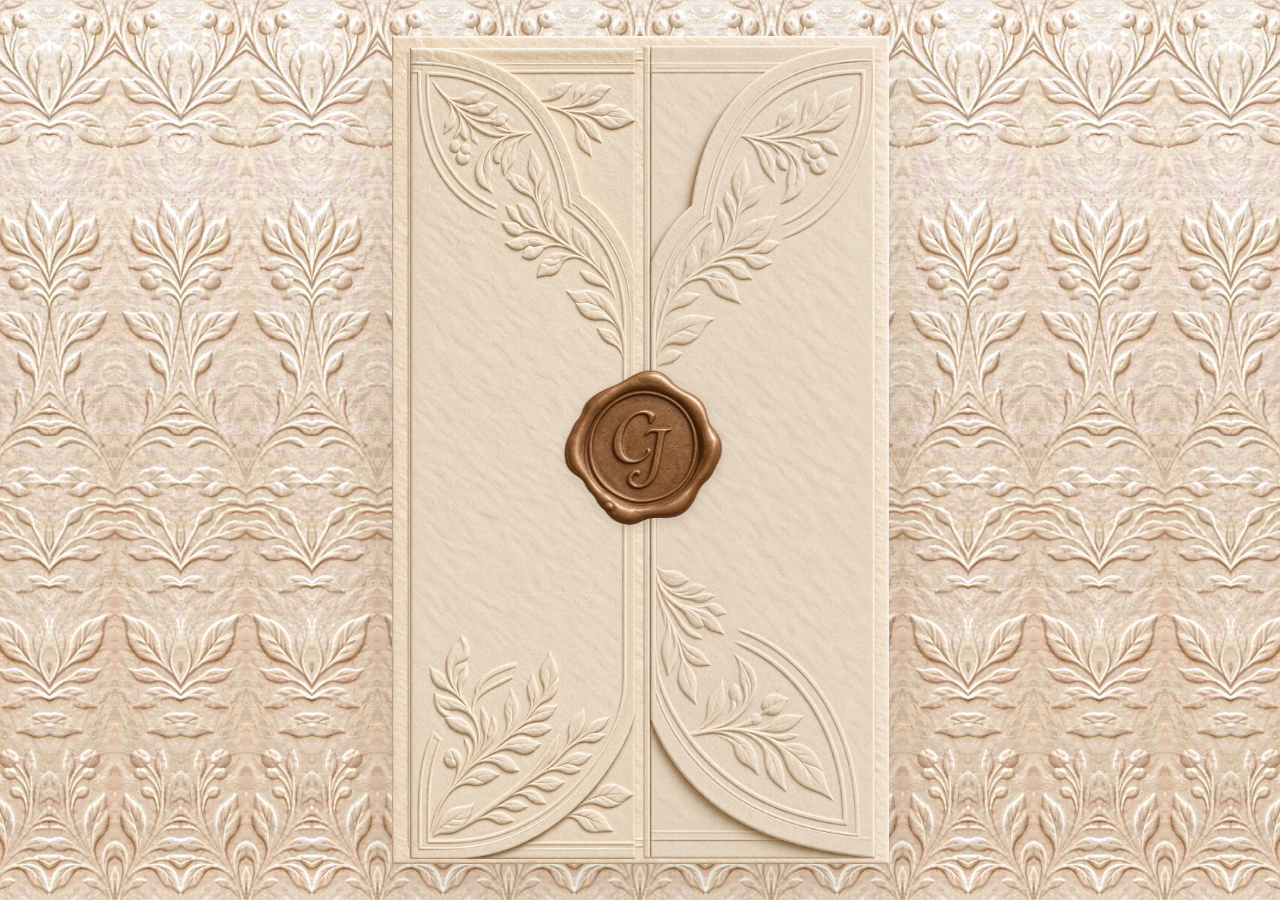
<file: index.html>
<!doctype html>
<html lang="es-AR">
<head>
<meta charset="utf-8">
<meta name="viewport" content="width=device-width, initial-scale=1">
<meta name="theme-color" content="#efe6d8">
<title>Camila &amp; Juan · 08.12.2026</title>
<meta property="og:type" content="website">
<meta property="og:url" content="https://camiyjuan.com/">
<meta property="og:image:secure_url" content="https://camiyjuan.com/entrada/vista-previa.jpg">
<meta property="og:site_name" content="Camila &amp; Juan">
<meta property="og:title" content="Camila &amp; Juan · Nos casamos">
<meta property="og:description" content="08.12.2026 · Palacio Sans Souci. Abrí tu invitación y confirmá tu asistencia.">
<meta property="og:image" content="https://camiyjuan.com/entrada/vista-previa.jpg">
<meta property="og:image:type" content="image/jpeg">
<meta property="og:image:width" content="1200">
<meta property="og:image:height" content="630">
<meta name="twitter:card" content="summary_large_image">
<meta name="description" content="Camila & Juan · Nos casamos el 8 de diciembre de 2026. Abrí tu invitación.">
<link rel="preload" as="image" href="entrada/sello.webp?v=1792099509">
<link rel="preload" as="image" href="entrada/carta-abierta.webp?v=1791943797">
<link rel="preload" as="image" href="entrada/solapa-izquierda.webp?v=1791943797">
<link rel="preload" as="image" href="entrada/solapa-derecha.webp?v=1791943797">
<link rel="prefetch" href="invitacion/">
<link rel="stylesheet" href="https://fonts.googleapis.com/css2?family=Pinyon+Script&display=swap">
<style>
  :root{--ivory:#efe6d8;--brown:#644732;--petroleum:#527987}
  *{box-sizing:border-box;margin:0}
  html,body{height:100%;overflow:hidden;overscroll-behavior:none}
  body{background:#efe0cc url('entrada/fondo.jpg?v=1791943797') center top/auto 100% repeat-x;font-family:Georgia,serif;color:var(--brown)}
  .stage{position:fixed;inset:0;display:grid;place-items:center;overflow:hidden;padding:3vh 16px}

  /* Sobre: proporción de la carta (3/5), lo más grande que entre en pantalla */
  .sobre{position:relative;width:min(92vw,500px,calc(92svh * 3 / 5));aspect-ratio:3/5;perspective:900px;perspective-origin:50% 50%;isolation:isolate;
    filter:drop-shadow(0 18px 28px #5b402a2e);transform-origin:50% 45%;animation:llega 1.2s cubic-bezier(.22,.61,.36,1) both;
    transition:transform 1s cubic-bezier(.55,0,.25,1)}
  .invitacion{position:absolute;inset:0;background:url('entrada/carta-abierta.webp?v=1791943797') center/100% 100%;
    container-type:size;display:flex;flex-direction:column;align-items:center;justify-content:center;text-align:center}
  .invitacion>*{opacity:0;transition:opacity .9s ease}
  .invitacion .eyebrow{font-size:3.4cqw;letter-spacing:1.5cqw;text-transform:uppercase}
  .invitacion .names{width:80%;margin:3cqh 0 1.5cqh}
  .invitacion .line{width:56%;margin:1cqh 0 3cqh}
  .invitacion .date{font-size:7.6cqw;letter-spacing:1.6cqw}
  .invitacion .place{font-size:4.2cqw;margin-top:2.5cqh;font-style:italic}

  .solapa{position:absolute;top:0;width:50%;height:100%;z-index:2;will-change:transform;
    transition:transform 3.4s cubic-bezier(.6,0,.35,1) .1s,filter 3.4s ease .1s,opacity 1.8s ease 1.9s}
  .izquierda{left:0;transform-origin:left center}
  .derecha{right:0;transform-origin:right center}

  /* Cinta: video sin fondo (moño con lacre). Cuadro 720x406; el lacre está en (50%, 42%) */
  /* La hoja derecha lleva el sello: al abrirse, el sello la acompaña en el giro */
  .derecha{transform-style:preserve-3d}
  .derecha .hoja{position:absolute;inset:0;width:100%;height:100%}
  .sello{position:absolute;left:0;top:50%;width:72%;aspect-ratio:589/600;transform:translate(-50%,-50%);z-index:3;padding:0;border:0;background:none;cursor:pointer;
    border-radius:50%;-webkit-tap-highlight-color:transparent;filter:drop-shadow(0 4px 6px #4a30202e);transition:opacity 1.8s ease 1.9s}
  .sello img{display:block;width:100%;height:100%;pointer-events:none}
  .sello:focus-visible{outline:2px solid var(--petroleum);outline-offset:4px}
  .sello:not(:disabled){animation:invitaSello 2.6s ease-in-out 1.6s infinite}
  @keyframes invitaSello{0%,100%{transform:translate(-50%,-50%)}50%{transform:translate(-50%,-50%) scale(1.04)}}
  .sobre.abierto .sello{animation:none;opacity:0}
  .sobre.abierto .izquierda{transform:rotateY(-118deg);filter:brightness(.92);opacity:0}
  .sobre.abierto .derecha{transform:rotateY(118deg);filter:brightness(.92);opacity:0}
  .sobre.abierto .invitacion>*{opacity:1;transition-delay:1.8s}
  .sobre.zoom{transform:scale(1.5)}
  .veil{position:fixed;inset:0;background:var(--ivory);opacity:0;pointer-events:none;transition:opacity .45s ease .45s;z-index:5}
  .zoom~.veil,body.zoom .veil{opacity:1}

  @keyframes invita{0%,100%{transform:none}50%{transform:translateY(-3px)}}
  @keyframes llega{from{opacity:0;transform:translateY(10px)}to{opacity:1;transform:none}}

  .inv-frame{position:fixed;inset:0;width:100%;height:100%;border:0;background:var(--ivory);opacity:0;transition:opacity .3s;z-index:6}
  .inside .inv-frame{opacity:1}
  .inside .stage{visibility:hidden}
  @media (prefers-reduced-motion:reduce){.solapa{transition:none!important}.sobre.abierto .sello{animation:none;opacity:0}.sobre,.sello{animation:none!important}}
</style>
</head>
<body>
<main class="stage">
  <div class="sobre" id="sobre">
    <div class="invitacion">
      <span class="eyebrow">Nos casamos</span>
      <img class="names" src="invitacion/assets/nombres.png" alt="Camila &amp; Juan">
      <script>(function(){var f=new URLSearchParams(location.search).get('fuente');if(/^(quicksand|nunito|comfortaa|josefin|raleway|jost|poppins|montserrat|lexend)$/.test(f||''))document.currentScript.previousElementSibling.src='invitacion/assets/nombres-'+f+'.png?v=4';})();</script>
      <img class="line" src="invitacion/assets/linea.png" alt="">
      <span class="date">08.12.2026</span>
      <span class="place">Palacio Sans Souci</span>
    </div>
    <img class="solapa izquierda" src="entrada/solapa-izquierda.webp?v=1791943797" alt="">
    <div class="solapa derecha">
      <img class="hoja" src="entrada/solapa-derecha.webp?v=1791943797" alt="">
      <button class="sello" id="abrir" aria-label="Abrir invitación"><img src="entrada/sello.webp?v=1792099509" alt="Sello C y J"></button>
    </div>
  </div>
</main>
<div class="veil" aria-hidden="true"></div>
<script>
  const DESTINO = 'invitacion/';
  const sobre = document.getElementById('sobre');
  const abrir = document.getElementById('abrir');
  const reduce = matchMedia('(prefers-reduced-motion: reduce)').matches;
  const imgs = ['carta-abierta','solapa-izquierda','solapa-derecha'].map(n => 'entrada/' + n + '.webp?v=1791943797');
  const listos = Promise.all(imgs.map(src => { const i = new Image(); i.src = src; return i.decode().catch(() => {}); }));
  // El video del moño (animación con transparencia) se descarga antes y se arranca al tocar.
  const wait = ms => new Promise(r => setTimeout(r, ms));


  
  abrir.addEventListener('click', async () => {
    if (abrir.disabled) return;
    abrir.disabled = true;
    musica.play().catch(() => {});        // arranca con el toque (los navegadores exigen un gesto)
    await listos;
    sobre.classList.add('abierto');       // corre el moño; después las solapas abren por CSS
    await wait(reduce ? 500 : 4000);      // ~3 s con el zoom: solapas abiertas, se ven los nombres
    sobre.classList.add('zoom'); document.body.classList.add('zoom');
    await wait(reduce ? 400 : 700);
    abrirInvitacion();
  });

  // La invitación se abre en esta misma página (sin navegar) para que la música no se corte.
  function abrirInvitacion() {
    const frame = document.createElement('iframe');
    frame.src = DESTINO + location.search;   // conserva el link personalizado (?i=...)
    frame.title = 'Invitación de Camila y Juan';
    frame.className = 'inv-frame';
    frame.addEventListener('load', () => {
      document.body.classList.add('inside');
      try { frame.contentWindow.document.title && (document.title = frame.contentWindow.document.title); } catch (e) {}
    }, { once: true });
    document.body.append(frame);
    // Si el navegador no carga el iframe, vamos a la página igual.
    setTimeout(() => { if (!document.body.classList.contains('inside')) location.href = DESTINO + location.search; }, 6000);
  }
  // Música: suena desde que se abre la carta y se corta al salir de la página.
  const musica = new Audio('invitacion/assets/musica.mp3?v=1'); musica.loop = true; musica.preload = 'auto';
  document.addEventListener('visibilitychange', () => {
    if (document.hidden) musica.pause(); else if (abrir.disabled) musica.play().catch(() => {});
  });
  addEventListener('pagehide', () => musica.pause());
  // Si vuelven con "atrás", la tarjeta aparece cerrada de nuevo.
  addEventListener('pageshow', e => {
    if (!e.persisted) return;
    sobre.classList.remove('abierto', 'zoom'); document.body.classList.remove('zoom', 'inside');
    abrir.disabled = false; document.querySelector('.inv-frame')?.remove(); musica.pause(); musica.currentTime = 0;
  });
</script>
</body>
</html>
</file>
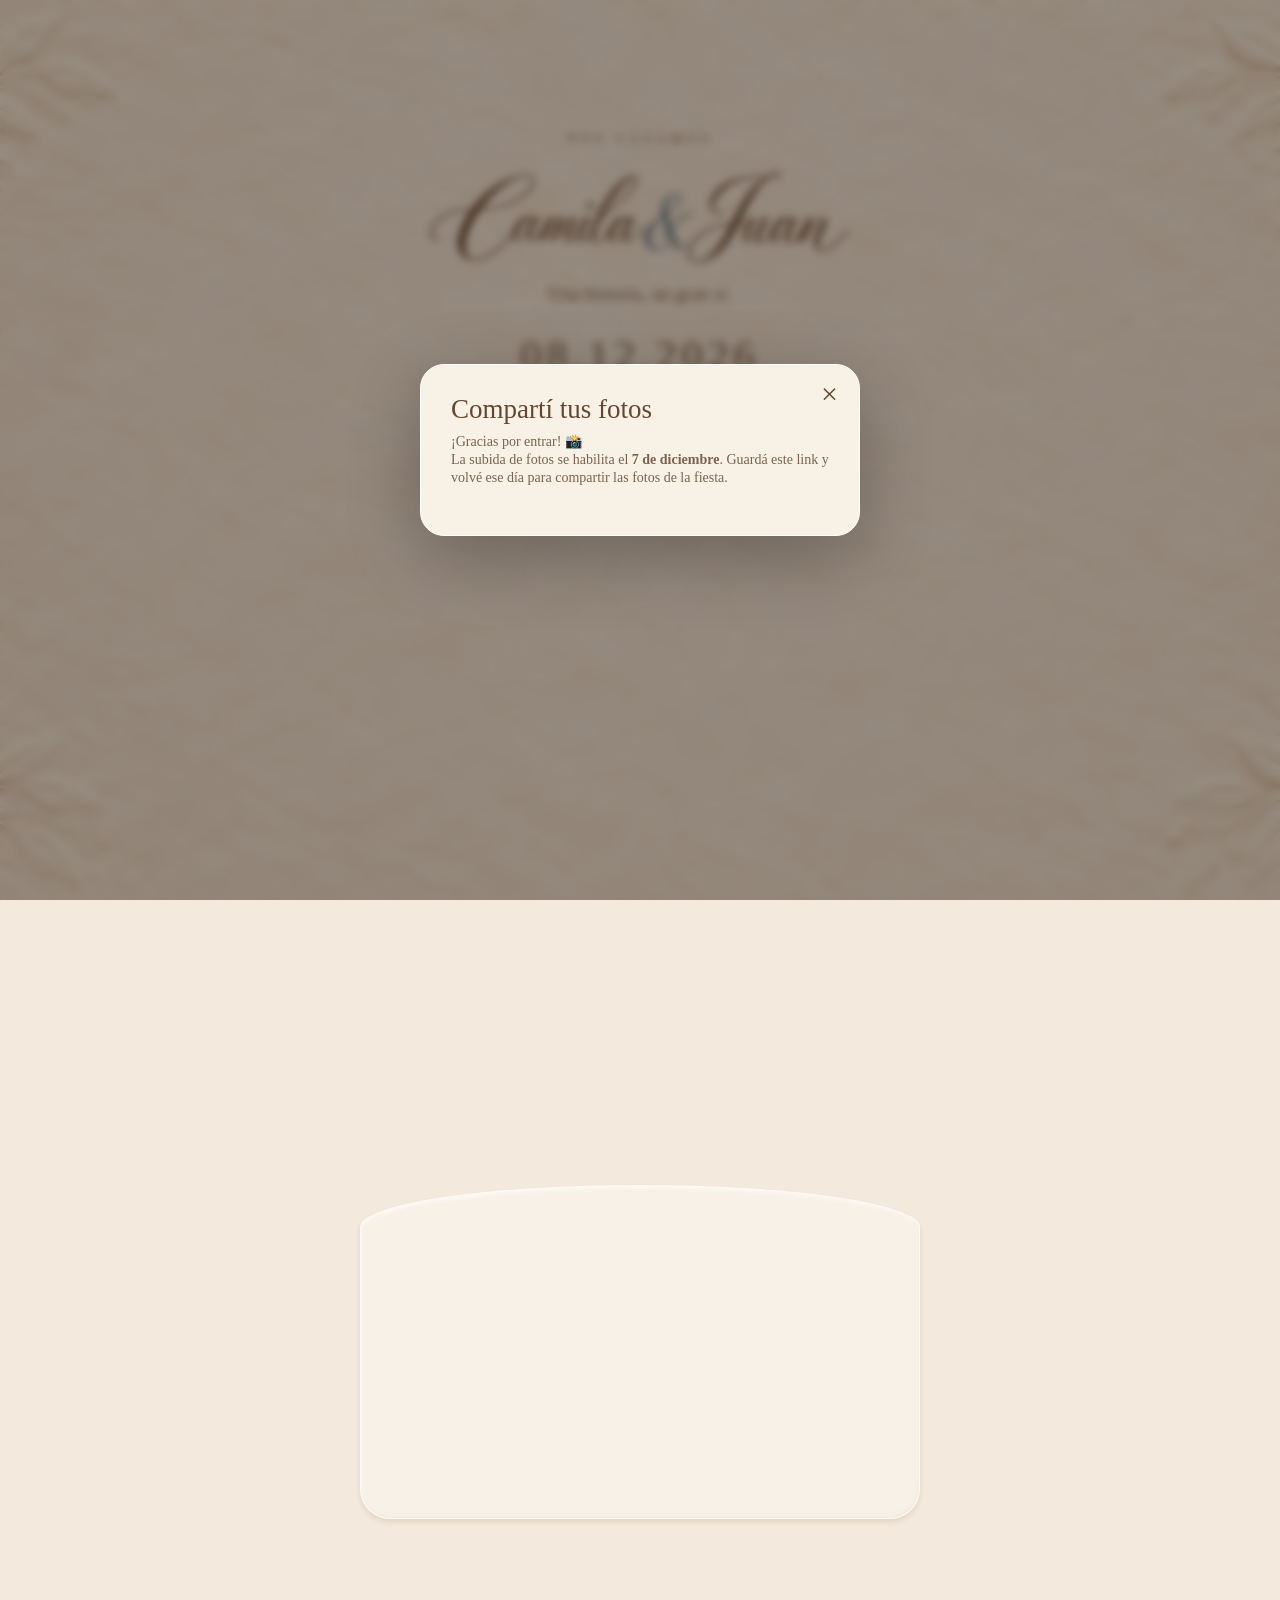
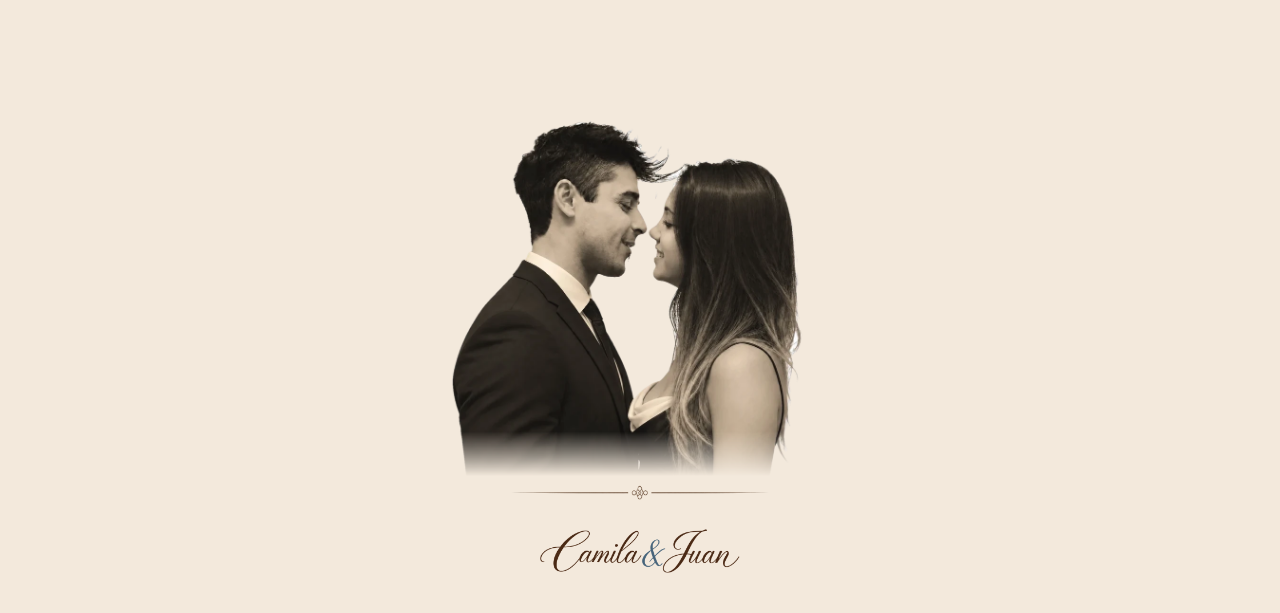
<file: fotos/index.html>
<!doctype html>
<html lang="es-AR">
<head>
<meta charset="utf-8">
<meta name="viewport" content="width=device-width, initial-scale=1">
<title>Compartí tus fotos · Camila &amp; Juan</title>
<meta name="description" content="Subí las fotos que saques durante la fiesta de Camila y Juan.">
<!-- Vista previa al compartir el link (WhatsApp, Instagram, etc.) -->
<meta property="og:type" content="website">
<meta property="og:url" content="https://camiyjuan.com/fotos/">
<meta property="og:title" content="📸 Compartí tus fotos · Camila & Juan">
<meta property="og:description" content="Tocá acá para subir las fotos que saques durante la fiesta.">
<meta property="og:image" content="https://camiyjuan.com/fotos/vista-previa.jpg">
<meta property="og:image:width" content="800">
<meta property="og:image:height" content="1126">
<meta name="twitter:card" content="summary_large_image">
<meta name="twitter:image" content="https://camiyjuan.com/fotos/vista-previa.jpg">
<style>body{margin:0;min-height:100vh;display:grid;place-items:center;background:#efe6d8;font-family:Georgia,serif;color:#644732}a{color:#527987}</style>
<script>location.replace('/invitacion/?fotos');</script>
</head>
<body><p>Abriendo… <a href="/invitacion/?fotos">tocá acá si no se abre</a></p></body>
</html>
</file>
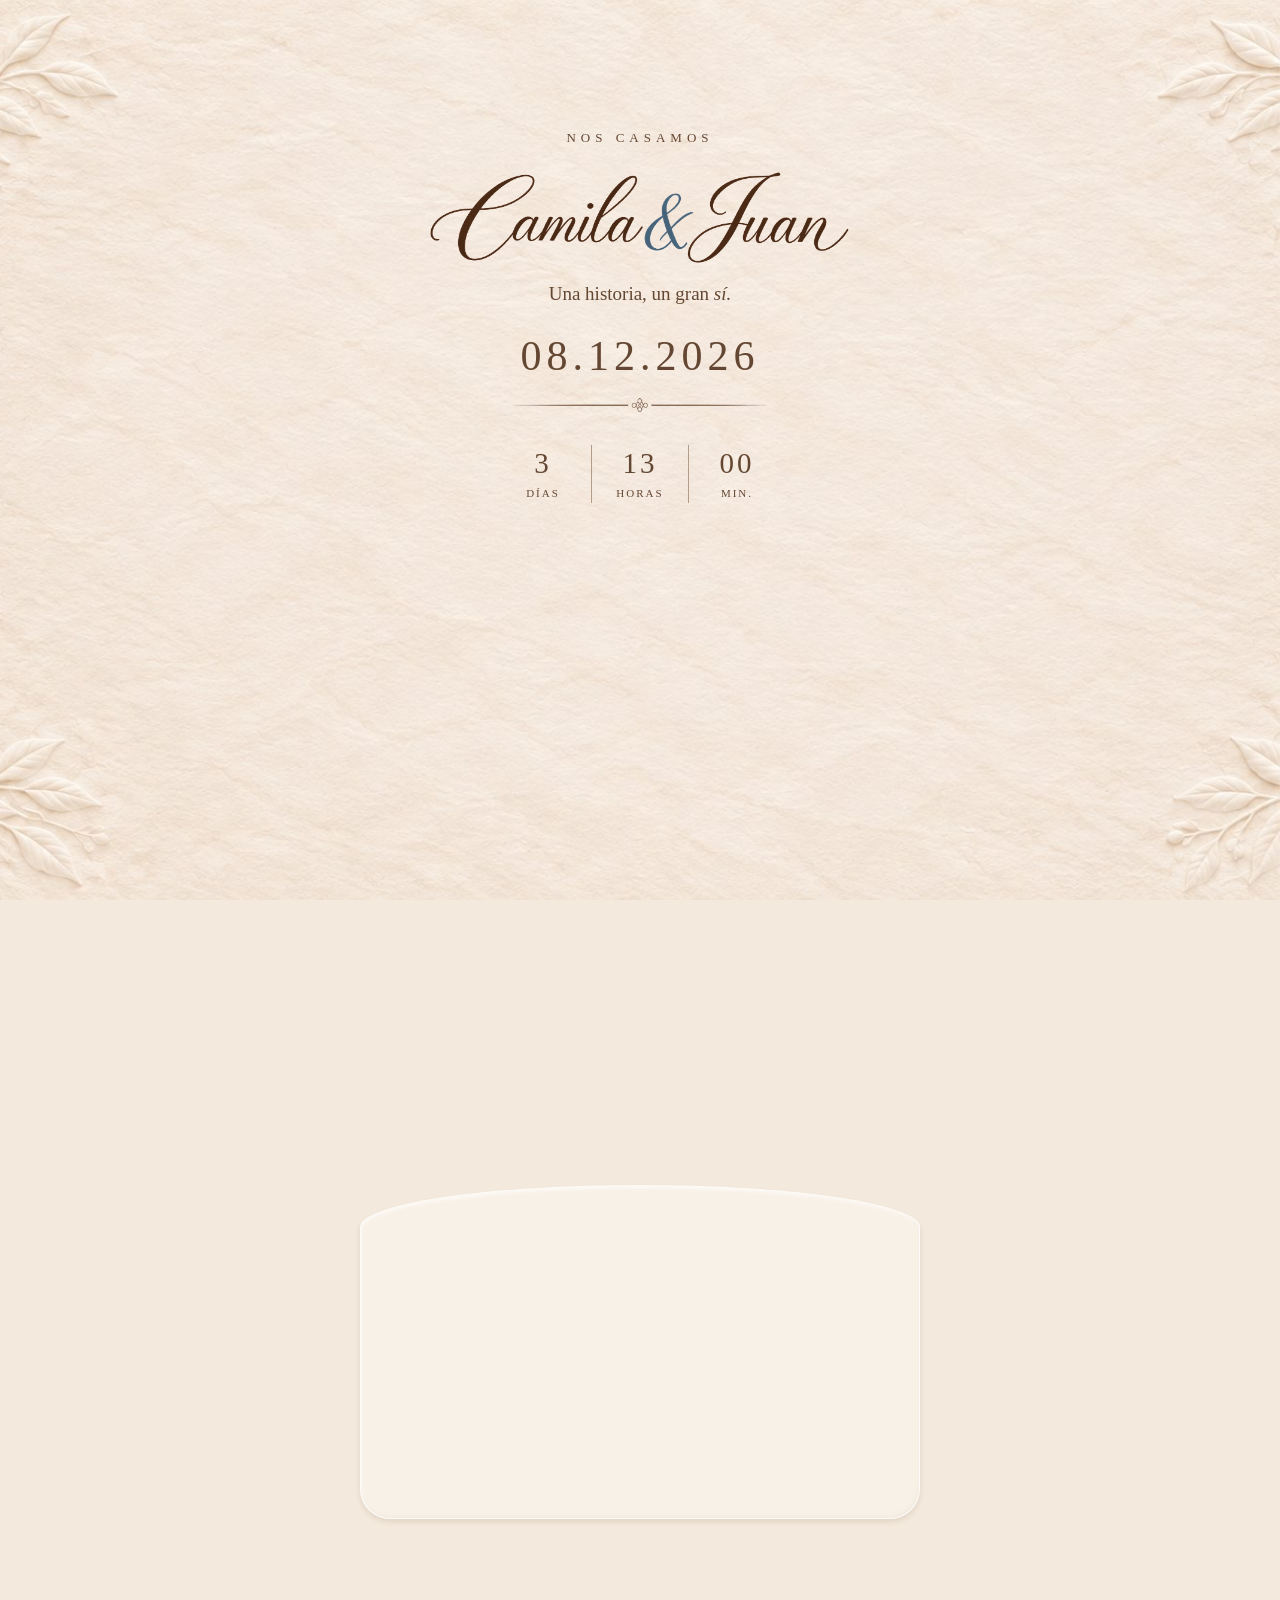
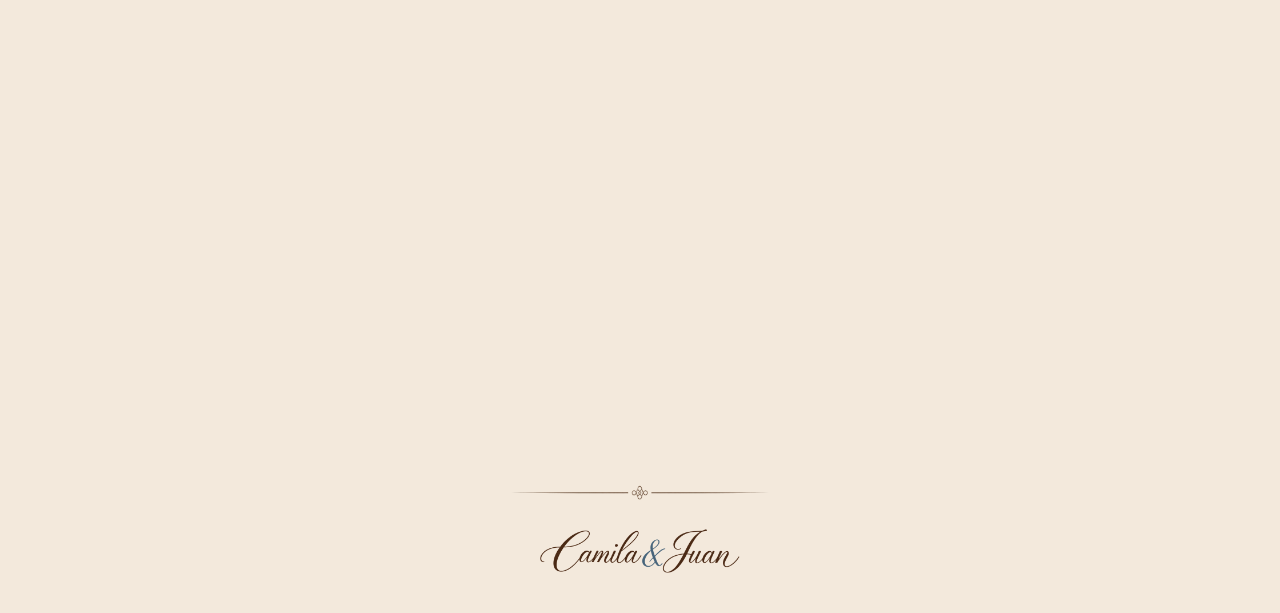
<file: invitacion/index.html>
<!doctype html>
<html lang="es-AR">
<head>
  <meta charset="utf-8">
  <meta name="viewport" content="width=device-width, initial-scale=1">
  <meta name="theme-color" content="#f2e9dd">
  <title>Camila & Juan · Nos casamos</title>
  <link rel="preconnect" href="https://fonts.gstatic.com" crossorigin>
  <link rel="stylesheet" href="https://fonts.googleapis.com/css2?family=Pinyon+Script&display=swap">
  <link rel="stylesheet" href="styles.css?v=1793920178">
  <script src="app.js?v=1795115044" defer></script>
</head>
<body>
<svg class="svg-definitions" aria-hidden="true" xmlns="http://www.w3.org/2000/svg"><defs>
  <symbol id="image" viewBox="0 0 24 24"><rect x="3" y="4" width="18" height="16" rx="2"/><circle cx="9" cy="10" r="2"/><path d="m21 17-5-5-9 8"/></symbol><symbol id="pin" viewBox="0 0 24 24"><path d="M12 22s8-8 8-14a8 8 0 0 0-16 0c0 6 8 14 8 14Z"/><circle cx="12" cy="8" r="3"/></symbol>
  <symbol id="calendar" viewBox="0 0 24 24"><rect x="3" y="5" width="18" height="16" rx="2"/><path d="M7 2v6m10-6v6M3 11h18M7 15h2m4 0h2m-8 3h2m4 0h2"/></symbol>
  <symbol id="music" viewBox="0 0 24 24"><path d="M9 18V5l12-3v13M9 9l12-3"/><ellipse cx="6" cy="19" rx="3" ry="2"/><ellipse cx="18" cy="16" rx="3" ry="2"/></symbol>
  <symbol id="message" viewBox="0 0 24 24"><path d="M21 11a9 9 0 0 1-9 9 10 10 0 0 1-4-1l-6 3 2-6a9 9 0 1 1 17-5Z"/></symbol>
  <symbol id="camera" viewBox="0 0 24 24"><path d="M8 5l2-3h4l2 3h4a2 2 0 0 1 2 2v13H2V7a2 2 0 0 1 2-2Z"/><circle cx="12" cy="12" r="5"/></symbol>
  <symbol id="gift" viewBox="0 0 24 24"><path d="M3 10h18v12H3zM2 6h20v4H2zM12 6v16"/><path d="M12 6C3 8 4-3 9 2l3 4Zm0 0c9 2 8-9 3-4l-3 4Z"/></symbol>
</defs></svg>
<main class="invitation">
  <header class="hero">
    <p class="eyebrow">Nos casamos</p>
    <h1 class="names"><img src="assets/nombres.png" alt="Camila &amp; Juan" width="1400" height="411"></h1>
    <p class="subtitle">Una historia, un gran <em>sí.</em></p>
    <p class="date"><time datetime="2026-12-08">08.12.2026</time></p>
    <div class="divider" aria-hidden="true"><img src="assets/linea.png" alt=""></div>
    <div class="countdown" aria-label="Tiempo hasta la ceremonia">
      <div><strong id="days">--</strong><span>Días</span></div>
      <div><strong id="hours">--</strong><span>Horas</span></div>
      <div><strong id="minutes">--</strong><span>Min.</span></div>
    </div>
    <p id="event-status" class="visually-hidden" role="status"></p>
  </header>
  <section class="venue" aria-labelledby="venue-title">
    <img class="palace-img" src="assets/palacio.png?v=1791935497" alt="Ilustración del Palacio Sans Souci" width="1200" height="465">
    <div class="paper venue-card">
      <h2 id="venue-title">Palacio Sans Souci</h2>
      <p>Paz 705 · Victoria, San Fernando</p>
      <div class="divider" aria-hidden="true"><img src="assets/linea.png" alt=""></div>
      <p>13:00 a 22:00 Hs</p>
      <a class="button" href="https://www.google.com/maps/search/?api=1&query=Palacio+Sans+Souci+Paz+705+Victoria+San+Fernando" target="_blank" rel="noopener noreferrer"><svg><use href="#pin"/></svg>Ver ubicación</a>
      <a class="button button-ghost" href="assets/boda-camila-juan.ics?v=2" download><svg><use href="#calendar"/></svg>Agendar</a>
      <p class="small">Sin traslado · Estacionamiento limitado</p>
    </div>
  </section>
  <section class="paper dress-code" aria-labelledby="dress-title">
    <h2 class="pill" id="dress-title">Dress code</h2>
    <div class="gala-row"><span></span><p class="script gala">Gala</p><span></span></div>
    <p>Por favor, evitar el blanco, el celeste y los tonos similares.</p>
  </section>
  <section class="paper attendance" aria-labelledby="attendance-title">
    <h2 id="attendance-title">Confirmá tu asistencia</h2>
    <p class="deadline">Antes del <strong>24 de noviembre</strong></p>
    <button class="button button-brown" data-action="rsvp"><svg><use href="#calendar"/></svg>Confirmar asistencia</button>
    <div class="action-grid">
      <div class="mini-card"><svg class="large-icon"><use href="#music"/></svg><div><p>Sugerí una canción</p><button class="button compact" data-action="song">Sugerir</button></div></div>
      <div class="mini-card"><svg class="large-icon"><use href="#message"/></svg><div><p>Dejanos un mensaje</p><button class="button compact" data-action="message">Escribir</button></div></div>
    </div>
    <div class="mini-card photos-card"><svg class="large-icon"><use href="#camera"/></svg><div><p>Compartí tus fotos</p><p class="hashtag">#BodaDeCamiYJuan</p><p class="photos-soon" id="photos-soon" hidden>Se habilita el 7 de diciembre</p></div><button class="button compact" data-action="photos">Subir fotos</button></div>
  </section>
  <section class="paper gifts" aria-labelledby="gifts-title">
    <div class="gift-circle"><svg class="large-icon"><use href="#gift"/></svg></div>
    <div><h2 id="gifts-title">Regalos</h2><p class="eyebrow alias-label">Alias</p><button class="alias" id="copy-alias" aria-label="Copiar alias BODACAMILAYJUAN">BODACAMILAYJUAN <span class="copy-hint">Tocá para copiar</span></button><p class="small">También habrá una urna en la fiesta.</p></div>
  </section>
  <div class="pareja" aria-hidden="true"><img src="assets/pareja.webp?v=2" alt="" width="800" height="777" loading="lazy"></div>
  <footer><div class="divider" aria-hidden="true"><img src="assets/linea.png" alt=""></div><p class="names"><img src="assets/nombres.png" alt="Camila &amp; Juan" width="1400" height="411"></p></footer>
</main>
<dialog id="form-dialog" aria-labelledby="dialog-title">
  <button class="close-dialog" aria-label="Cerrar">×</button>
  <h2 id="dialog-title"></h2>
  <p id="dialog-intro" class="dialog-intro"></p>
  <form id="guest-form" novalidate>
    <div id="form-fields"></div>
    <label class="hp" aria-hidden="true">No completar<input name="website" tabindex="-1" autocomplete="off"></label>
    <p id="form-error" class="form-error" role="alert" hidden></p>
    <button class="button button-brown" type="submit" id="form-submit">Enviar</button>
  </form>
</dialog>
<div id="toast" role="status" class="toast" hidden></div>
</body>
</html>
</file>
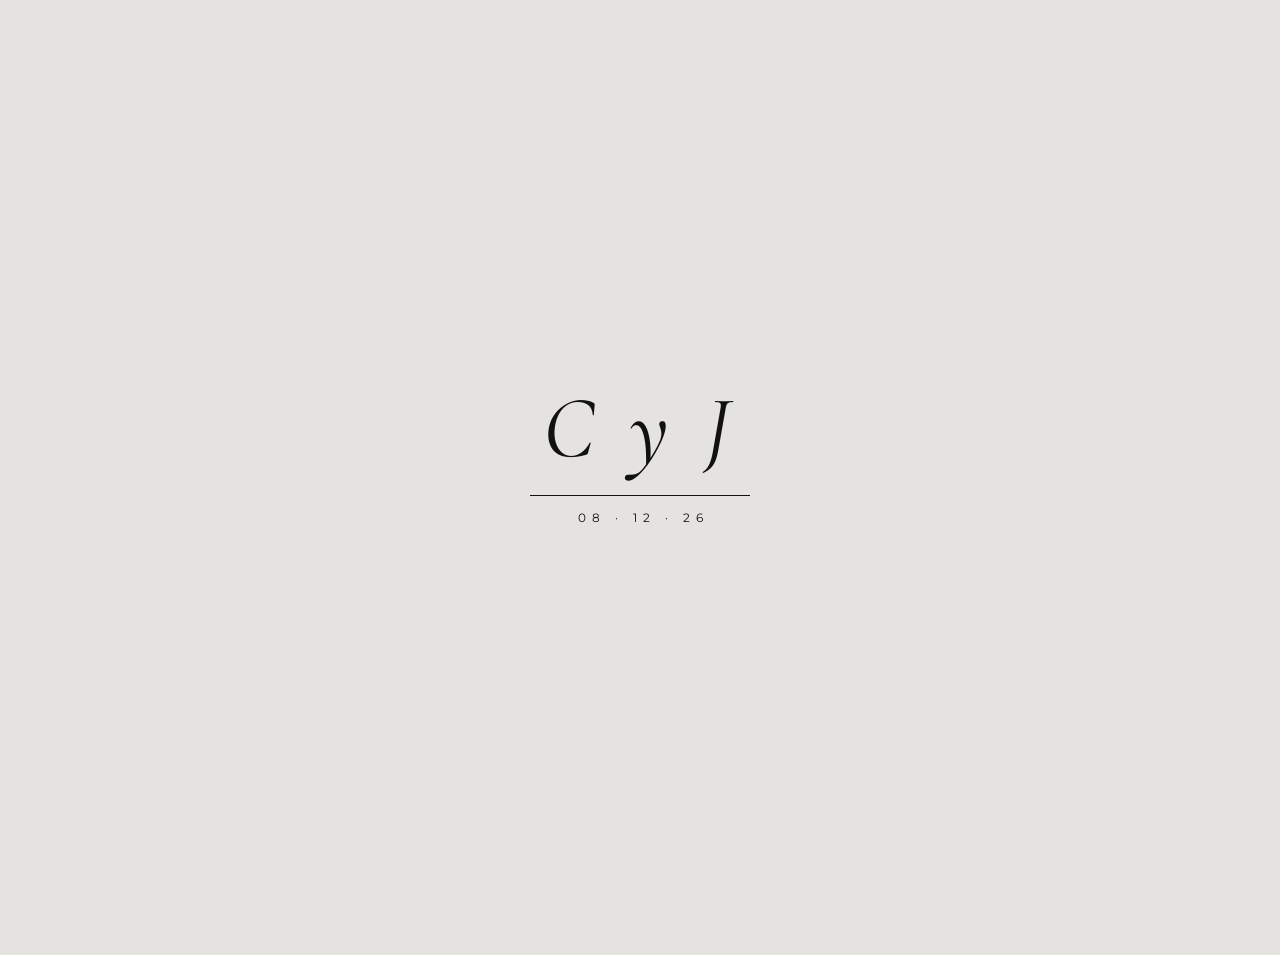
<file: save-the-date.html>
<!DOCTYPE html>
<html lang="es">
<head>
<meta charset="UTF-8">
<meta name="viewport" content="width=device-width, initial-scale=1.0">
<title>Camila &amp; Juan · 08.12.26</title>
<meta name="description" content="Save the date · Camila & Juan · 8 de diciembre de 2026">
<link rel="preload" as="image" href="fondo-web.jpg" media="(orientation: landscape)">
<link rel="preload" as="image" href="fondo-mobile.jpg" media="(orientation: portrait)">
<link rel="preconnect" href="https://fonts.googleapis.com">
<link rel="preconnect" href="https://fonts.gstatic.com" crossorigin>
<link href="https://fonts.googleapis.com/css2?family=Cormorant+Garamond:ital,wght@0,400;0,500;1,400&family=Montserrat:wght@300;400&display=swap" rel="stylesheet">
<style>
  :root {
    --bg: #e4e3e0;
    --ink: #111;
    --ink-soft: #3c3c3c;
  }
  * { margin: 0; padding: 0; box-sizing: border-box; }
  body {
    background: var(--bg);
    color: var(--ink);
    font-family: 'Montserrat', sans-serif;
    overflow-x: hidden;
  }

  /* Fondo con palacio, flores y nombres (ya vienen en la imagen) */
  .card {
    position: relative;
    min-height: 100vh; min-height: 100svh;
    text-align: center;
    overflow: hidden;
  }
  .card::before {
    content: ''; position: absolute; inset: 0;
    background: var(--bg) url('fondo-web.jpg') center top / cover no-repeat;
    opacity: 0; transform: scale(1.08) translateZ(0);
    will-change: opacity, transform; backface-visibility: hidden;
    transition: opacity 1.8s ease, transform 3.2s cubic-bezier(.2,.7,.2,1);
  }
  .ready .card::before { opacity: 1; transform: scale(1) translateZ(0); }

  /* Intro */
  #intro {
    position: fixed; inset: 0; z-index: 10;
    background: var(--bg);
    display: flex; flex-direction: column; align-items: center; justify-content: center; gap: 14px;
    transition: opacity 1.2s ease, visibility 1.2s;
  }
  .ready #intro { opacity: 0; visibility: hidden; }
  #intro .mono {
    font-family: 'Cormorant Garamond', serif; font-style: italic;
    font-size: clamp(3rem, 10vw, 5.5rem); letter-spacing: .08em;
    opacity: 0; animation: fadeUp 1.2s .2s ease forwards;
  }
  #intro .line { width: 0; height: 1px; background: var(--ink); animation: grow 1.4s .5s ease forwards; }
  #intro small {
    font-size: .75rem; letter-spacing: .5em; padding-left: .5em;
    opacity: 0; animation: fadeUp 1s .9s ease forwards;
  }
  .ready #intro > * { transform: translateY(-12px); transition: transform 1.2s ease; }
  @keyframes grow { to { width: min(220px, 50vw); } }

  /* El contenido espera a que termine la intro */
  body:not(.ready) .content * { animation: none !important; }
  .content > * { will-change: opacity, transform; }

  .content {
    position: relative;
    /* empieza debajo de los nombres de la imagen */
    padding: max(65vh, 37vw) 16px 28px;
    display: flex; flex-direction: column; align-items: center;
  }

  .std {
    width: min(620px, 80%);
    border-top: 2px solid var(--ink); border-bottom: 2px solid var(--ink);
    padding: 8px 0;
    font-family: 'Cormorant Garamond', serif;
    font-size: clamp(1rem, 1.8vw, 1.5rem);
    letter-spacing: .45em; padding-left: .45em;
    opacity: 0; animation: fadeUp 1.2s 1.4s ease forwards;
  }

  .date {
    display: flex; align-items: center; justify-content: center; gap: clamp(16px, 3vw, 44px);
    margin-top: 10px;
    font-weight: 400;
    font-size: clamp(2.2rem, min(5vw, 7vh), 4.2rem);
    line-height: 1.15;
    opacity: 0; animation: fadeUp 1.2s 1.8s ease forwards;
  }
  .date .sep { width: 2px; height: .8em; background: var(--ink); }

  .place {
    margin-top: 6px;
    font-size: clamp(.8rem, 1.2vw, 1.05rem);
    letter-spacing: .04em;
    opacity: 0; animation: fadeUp 1.2s 2.2s ease forwards;
  }

  /* Cuenta regresiva */
  .countdown {
    display: flex; flex-wrap: wrap; justify-content: center;
    gap: clamp(10px, 3vw, 28px); margin-top: 14px;
    opacity: 0; animation: fadeUp 1.2s 2.6s ease forwards;
  }
  .unit { min-width: 60px; }
  .unit b {
    display: block;
    font-family: 'Cormorant Garamond', serif; font-weight: 500;
    font-size: clamp(1.8rem, 3vw, 2.6rem);
  }
  .unit span { font-size: .65rem; letter-spacing: .25em; text-transform: uppercase; color: var(--ink-soft); }

  /* En progreso */
  .progress {
    margin-top: 12px; width: min(380px, 85%);
    display: flex; flex-direction: column; align-items: center;
    opacity: 0; animation: fadeUp 1.2s 3s ease forwards;
  }
  .progress p {
    font-family: 'Cormorant Garamond', serif; font-style: italic;
    font-size: clamp(1.05rem, 1.6vw, 1.3rem); color: var(--ink-soft);
    min-height: 1.6em;
    transition: opacity .6s ease;
  }
  .bar { position: relative; width: 100%; height: 2px; background: rgba(0,0,0,.15); margin-top: 12px; overflow: hidden; }
  .bar::after {
    content: ''; position: absolute; top: 0; left: -40%; width: 40%; height: 100%;
    background: var(--ink);
    animation: slide 2.8s ease-in-out infinite;
  }
  .soon {
    margin-top: 16px; padding: 8px 18px;
    border: 1px solid var(--ink);
    font-size: .78rem; letter-spacing: .35em; padding-left: calc(18px + .35em);
    text-transform: uppercase;
    animation: pulse 2.4s ease-in-out infinite;
  }

  /* Mobile / pantallas verticales */
  @media (orientation: portrait) {
    .card::before { background-image: url('fondo-mobile.jpg'); }
    .content { padding-top: max(37vh, 64vw); }
    .std { width: 88%; letter-spacing: .3em; padding-left: .3em; font-size: clamp(1rem, 4.4vw, 1.4rem); }
    .date { font-size: clamp(2.6rem, 13vw, 4.6rem); }
    .place { font-size: clamp(.78rem, 3.4vw, 1rem); }
    .unit b { font-size: clamp(1.8rem, 8vw, 2.4rem); }
    .progress p { font-size: clamp(1.05rem, 4.2vw, 1.3rem); }
  }

  @keyframes fadeIn { from { opacity: 0; } to { opacity: 1; } }
  @keyframes fadeUp { from { opacity: 0; transform: translateY(18px); } to { opacity: 1; transform: none; } }
  @keyframes slide { to { left: 100%; } }
  @keyframes pulse { 50% { opacity: .45; } }

  /* Con 'Reducir movimiento' activado (iPhone): solo fundidos suaves, sin desplazamientos */
  @media (prefers-reduced-motion: reduce) {
    .content > *, #intro > * { animation-name: fadeIn !important; }
    .card::before { transform: none !important; }
    .ready #intro > * { transform: none; }
  }
</style>
</head>
<body>
  <div id="intro" aria-hidden="true">
    <div class="mono">C y J</div>
    <div class="line"></div>
    <small>08 · 12 · 26</small>
  </div>

  <main class="card">
    <h1 style="position:absolute;width:1px;height:1px;overflow:hidden;clip:rect(0 0 0 0)">Camila &amp; Juan</h1>

    <section class="content">
      <div class="std">SAVE THE DATE</div>
      <div class="date">
        <span>08</span><i class="sep"></i><span>12</span><i class="sep"></i><span>26</span>
      </div>
      <p class="place">PAZ 705, VICTORIA, SAN FERNANDO</p>

      <div class="countdown" aria-label="Cuenta regresiva">
        <div class="unit"><b id="d">--</b><span>Días</span></div>
        <div class="unit"><b id="h">--</b><span>Horas</span></div>
        <div class="unit"><b id="m">--</b><span>Min</span></div>
        <div class="unit"><b id="s">--</b><span>Seg</span></div>
      </div>

      <div class="progress">
        <p id="msg">Estamos preparando algo especial…</p>
        <div class="bar"></div>
        <div class="soon">Invitación en camino</div>
      </div>
    </section>
  </main>

<script>
  // Intro: espera al fondo y a las fuentes (mínimo 1.8 s, máximo 5 s)
  (function () {
    const src = matchMedia('(orientation: portrait)').matches ? 'fondo-mobile.jpg' : 'fondo-web.jpg';
    const img = new Image();
    const cargada = new Promise(r => { img.onload = img.onerror = r; img.src = src; })
      .then(() => img.decode ? img.decode().catch(() => {}) : null);
    const fuentes = document.fonts ? document.fonts.ready : Promise.resolve();
    const minimo = new Promise(r => setTimeout(r, 1800));
    let hecho = false;
    const listo = () => { if (hecho) return; hecho = true; requestAnimationFrame(() => document.body.classList.add('ready')); };
    Promise.all([cargada, fuentes, minimo]).then(listo);
    setTimeout(listo, 5000);
  })();

  // Fecha del evento (ajustar la hora cuando se confirme)
  const evento = new Date('2026-12-08T20:00:00-03:00');
  const pad = n => String(n).padStart(2, '0');

  function tick() {
    let diff = Math.max(0, evento - new Date());
    const d = Math.floor(diff / 864e5); diff %= 864e5;
    const h = Math.floor(diff / 36e5);  diff %= 36e5;
    const m = Math.floor(diff / 6e4);   diff %= 6e4;
    const s = Math.floor(diff / 1e3);
    document.getElementById('d').textContent = d;
    document.getElementById('h').textContent = pad(h);
    document.getElementById('m').textContent = pad(m);
    document.getElementById('s').textContent = pad(s);
  }
  tick(); setInterval(tick, 1000);

  const mensajes = [
    'Estamos preparando algo especial…',
    'Eligiendo cada detalle con amor…',
    'Muy pronto, toda la información…',
    'Reservá la fecha'
  ];
  const msg = document.getElementById('msg');
  let i = 0;
  setInterval(() => {
    msg.style.opacity = 0;
    setTimeout(() => { i = (i + 1) % mensajes.length; msg.textContent = mensajes[i]; msg.style.opacity = 1; }, 600);
  }, 3500);
</script>
</body>
</html>
</file>
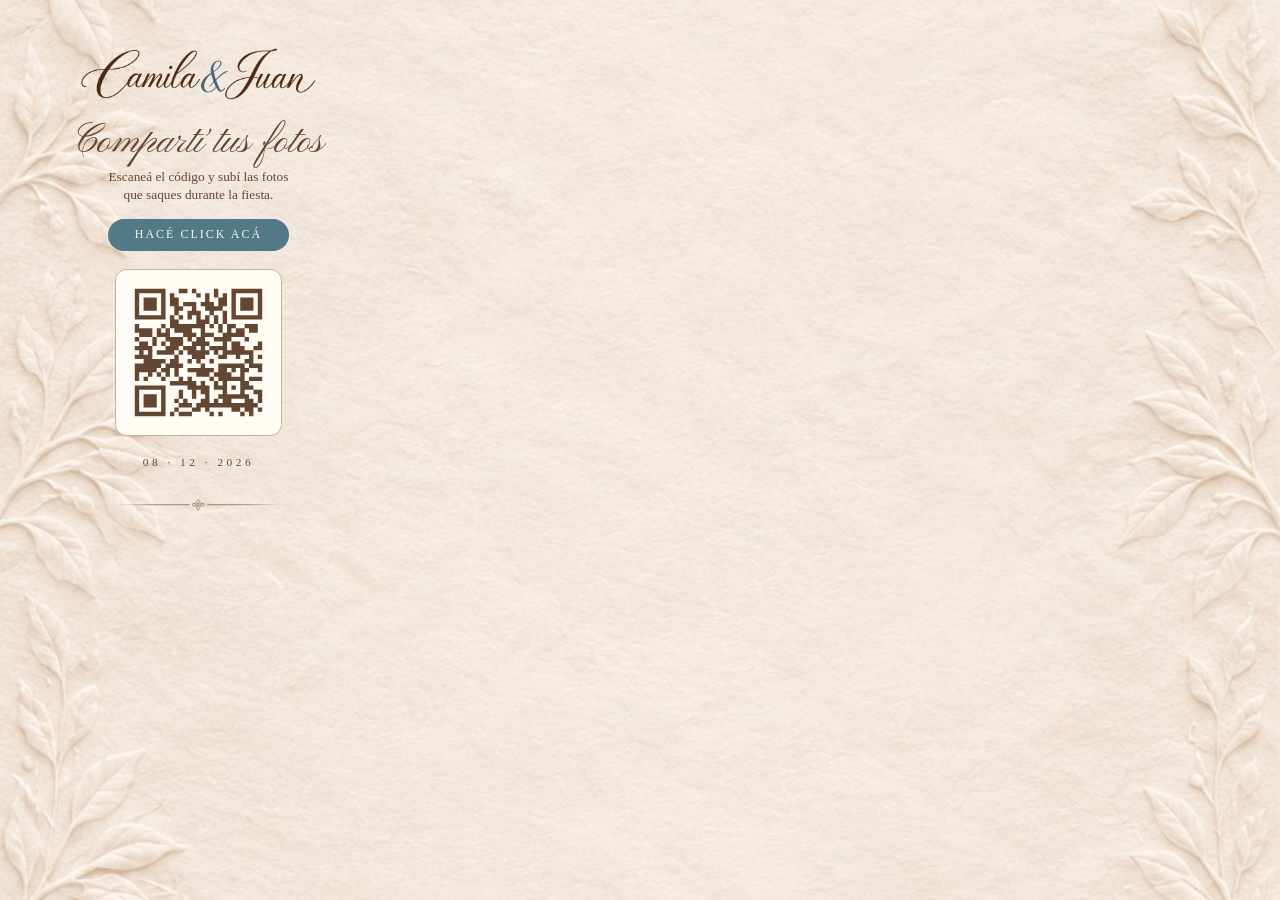
<file: invitacion/tarjeta-fotos-digital.html>
<!doctype html>
<html lang="es-AR">
<head>
<meta charset="utf-8">
<title>Tarjeta QR · Compartí tus fotos</title>
<link rel="stylesheet" href="https://fonts.googleapis.com/css2?family=Pinyon+Script&display=swap">
<style>
  @page{size:105mm 148mm;margin:0}
  *{box-sizing:border-box}
  html,body{margin:0}
  body{width:105mm;height:148mm;font-family:Georgia,'Times New Roman',serif;color:#644732;
    background:url('assets/fondo-mobile.jpg') center/cover no-repeat;
    display:flex;flex-direction:column;align-items:center;justify-content:center;text-align:center;padding:12mm 14mm;
    -webkit-print-color-adjust:exact;print-color-adjust:exact}
  .names{width:62mm;display:block}
  .eyebrow{text-transform:uppercase;letter-spacing:3.5px;font-size:8.5pt;margin:0 0 2mm}
  h1{font-family:'Pinyon Script',cursive;font-weight:400;font-size:30pt;margin:3mm 0 1mm;line-height:1.1}
  p{margin:0;font-size:10pt;line-height:1.35}
  .qr{width:44mm;height:44mm;margin:5mm 0 4mm;padding:2.5mm;background:#fffbf5;border:.3mm solid #c9b29b;border-radius:3mm}
  .tag{color:#527987;letter-spacing:1px;font-size:10.5pt;margin-top:1.5mm}
  .line{width:52mm;margin:4mm 0 0}
  .btn{display:inline-block;margin:4mm 0 0;padding:2.2mm 7mm;border-radius:20mm;background:#527987;color:#fbf5ec;text-decoration:none;font-size:9pt;letter-spacing:2px;text-transform:uppercase}
</style>
</head>
<body>
  <img class="names" src="assets/nombres.png" alt="Camila & Juan">
  <h1>Compartí tus fotos</h1>
  <p>Escaneá el código y subí las fotos<br>que saques durante la fiesta.</p>
  <a class="btn" href="https://camiyjuan.com/invitacion/#fotos">Hacé click acá</a>
  <a href="https://camiyjuan.com/invitacion/#fotos"><img class="qr" src="assets/qr-fotos.svg" alt="QR para subir fotos"></a>
  <p class="eyebrow">08 · 12 · 2026</p>
  <img class="line" src="assets/linea.png" alt="">
</body>
</html>
</file>
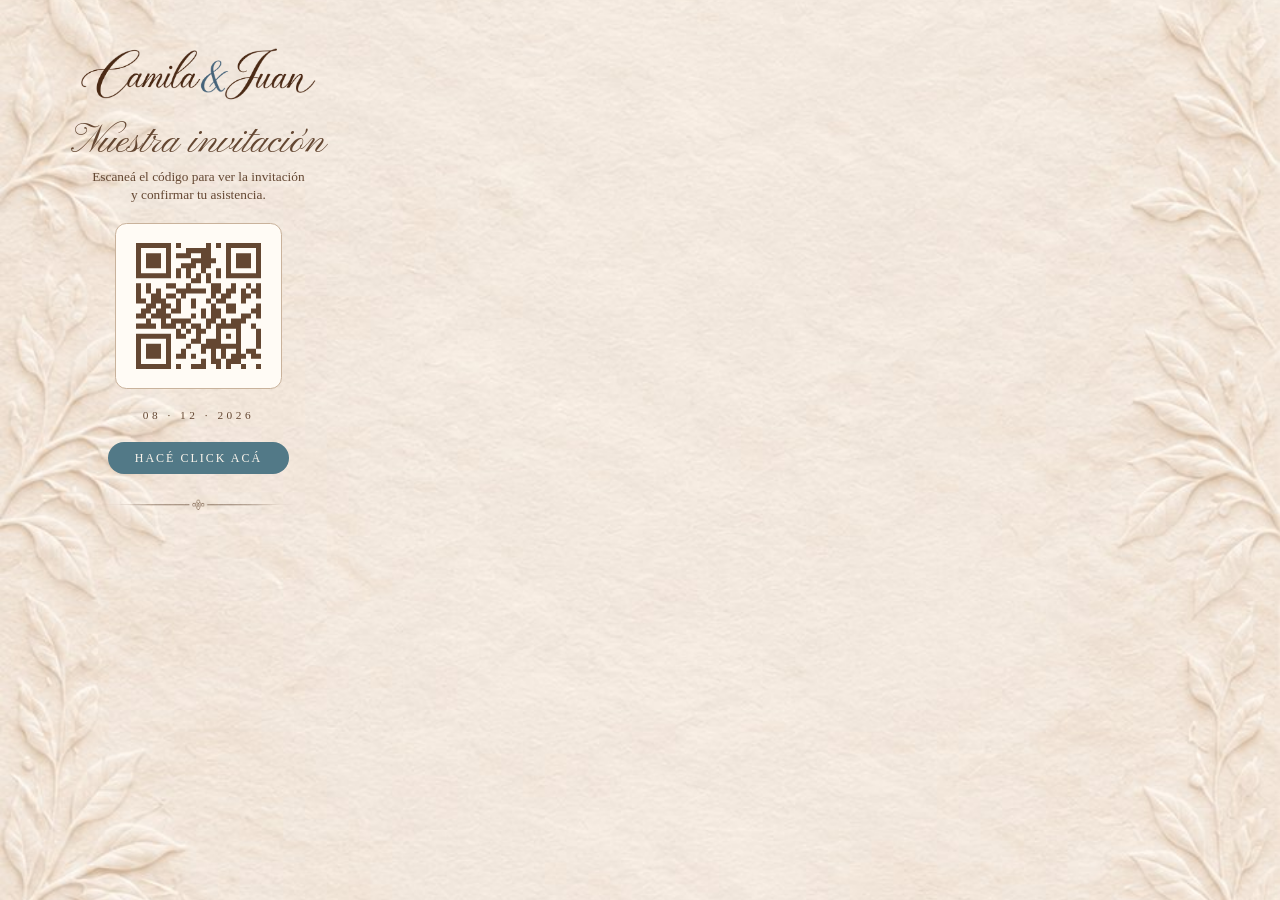
<file: invitacion/tarjeta-invitacion-digital.html>
<!doctype html>
<html lang="es-AR">
<head>
<meta charset="utf-8">
<title>Tarjeta QR · Invitación</title>
<link rel="stylesheet" href="https://fonts.googleapis.com/css2?family=Pinyon+Script&display=swap">
<style>
  @page{size:105mm 148mm;margin:0}
  *{box-sizing:border-box}
  html,body{margin:0}
  body{width:105mm;height:148mm;font-family:Georgia,'Times New Roman',serif;color:#644732;
    background:url('assets/fondo-mobile.jpg') center/cover no-repeat;
    display:flex;flex-direction:column;align-items:center;justify-content:center;text-align:center;padding:12mm 14mm;
    -webkit-print-color-adjust:exact;print-color-adjust:exact}
  .names{width:62mm;display:block}
  .eyebrow{text-transform:uppercase;letter-spacing:3.5px;font-size:8.5pt;margin:0 0 2mm}
  h1{font-family:'Pinyon Script',cursive;font-weight:400;font-size:30pt;margin:3mm 0 1mm;line-height:1.1}
  p{margin:0;font-size:10pt;line-height:1.35}
  .qr{width:44mm;height:44mm;margin:5mm 0 4mm;padding:2.5mm;background:#fffbf5;border:.3mm solid #c9b29b;border-radius:3mm}
  .tag{color:#527987;letter-spacing:1px;font-size:10.5pt;margin-top:1.5mm}
  .line{width:52mm;margin:4mm 0 0}
  .btn{display:inline-block;margin:3mm 0 1mm;padding:2.2mm 7mm;border-radius:20mm;background:#527987;color:#fbf5ec;text-decoration:none;font-size:9pt;letter-spacing:2px;text-transform:uppercase}
</style>
</head>
<body>
  <img class="names" src="assets/nombres.png" alt="Camila & Juan">
  <h1>Nuestra invitación</h1>
  <p>Escaneá el código para ver la invitación<br>y confirmar tu asistencia.</p>
  <a href="https://camiyjuan.com/"><img class="qr" src="assets/qr-invitacion.svg" alt="QR de la invitación"></a>
  <p class="eyebrow">08 · 12 · 2026</p>
  <a class="btn" href="https://camiyjuan.com/">Hacé click acá</a>
  <img class="line" src="assets/linea.png" alt="">
</body>
</html>
</file>
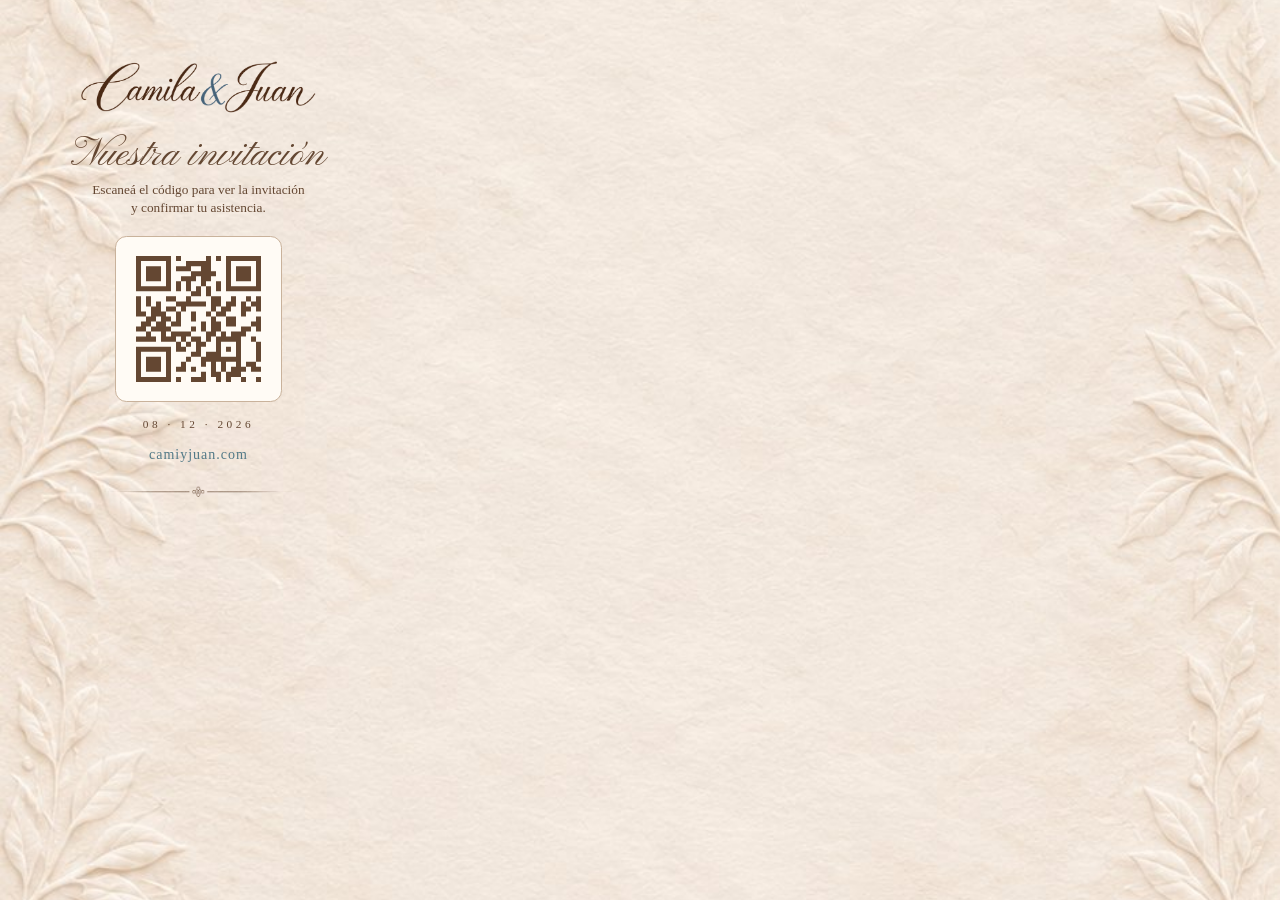
<file: invitacion/tarjeta-invitacion.html>
<!doctype html>
<html lang="es-AR">
<head>
<meta charset="utf-8">
<title>Tarjeta QR · Invitación</title>
<link rel="stylesheet" href="https://fonts.googleapis.com/css2?family=Pinyon+Script&display=swap">
<style>
  @page{size:105mm 148mm;margin:0}
  *{box-sizing:border-box}
  html,body{margin:0}
  body{width:105mm;height:148mm;font-family:Georgia,'Times New Roman',serif;color:#644732;
    background:url('assets/fondo-mobile.jpg') center/cover no-repeat;
    display:flex;flex-direction:column;align-items:center;justify-content:center;text-align:center;padding:12mm 14mm;
    -webkit-print-color-adjust:exact;print-color-adjust:exact}
  .names{width:62mm;display:block}
  .eyebrow{text-transform:uppercase;letter-spacing:3.5px;font-size:8.5pt;margin:0 0 2mm}
  h1{font-family:'Pinyon Script',cursive;font-weight:400;font-size:30pt;margin:3mm 0 1mm;line-height:1.1}
  p{margin:0;font-size:10pt;line-height:1.35}
  .qr{width:44mm;height:44mm;margin:5mm 0 4mm;padding:2.5mm;background:#fffbf5;border:.3mm solid #c9b29b;border-radius:3mm}
  .tag{color:#527987;letter-spacing:1px;font-size:10.5pt;margin-top:1.5mm}
  .line{width:52mm;margin:4mm 0 0}
</style>
</head>
<body>
  <img class="names" src="assets/nombres.png" alt="Camila & Juan">
  <h1>Nuestra invitación</h1>
  <p>Escaneá el código para ver la invitación<br>y confirmar tu asistencia.</p>
  <img class="qr" src="assets/qr-invitacion.svg" alt="QR de la invitación">
  <p class="eyebrow">08 · 12 · 2026</p>
  <p class="tag">camiyjuan.com</p>
  <img class="line" src="assets/linea.png" alt="">
</body>
</html>
</file>
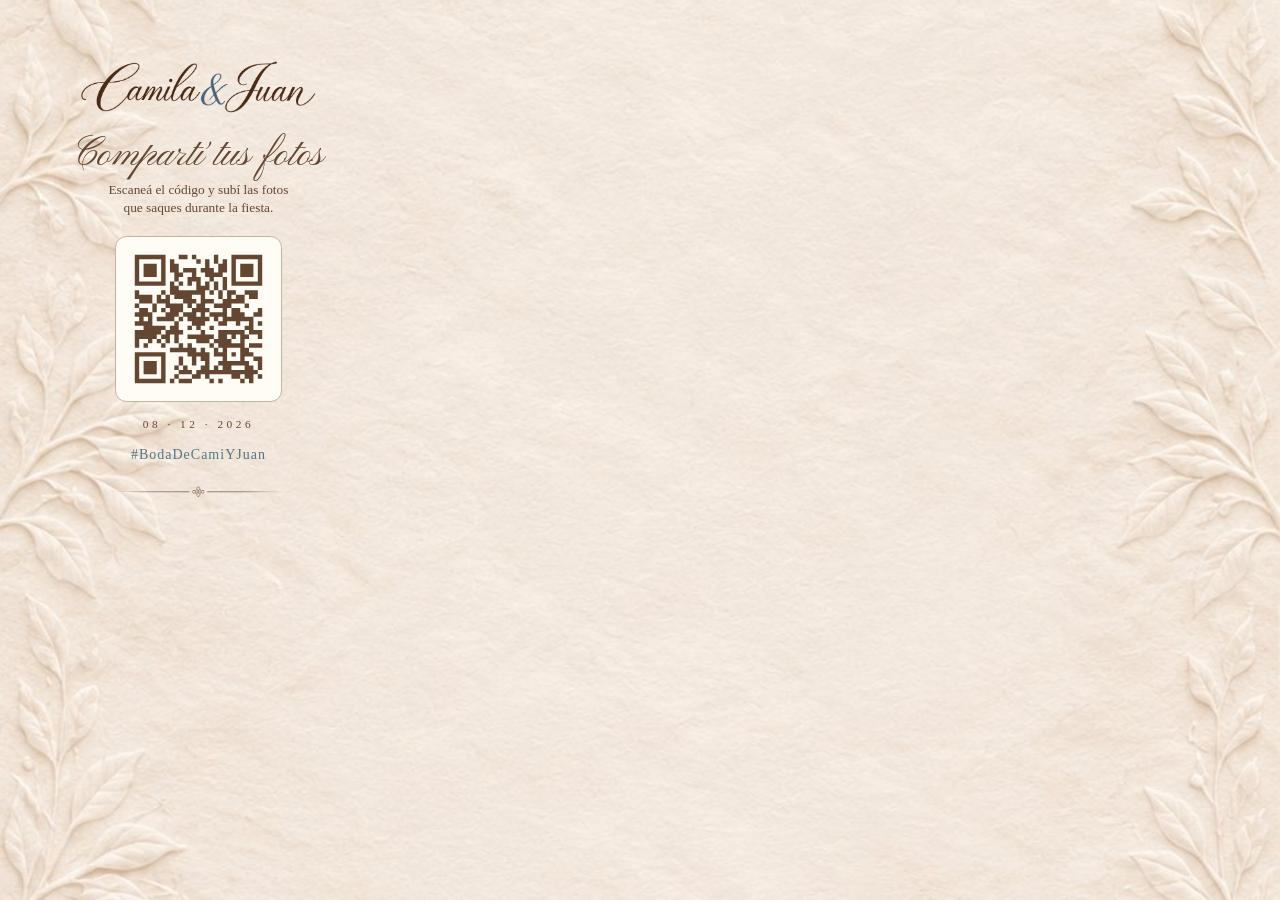
<file: invitacion/tarjeta-qr.html>
<!doctype html>
<html lang="es-AR">
<head>
<meta charset="utf-8">
<title>Tarjeta QR · Compartí tus fotos</title>
<link rel="stylesheet" href="https://fonts.googleapis.com/css2?family=Pinyon+Script&display=swap">
<style>
  @page{size:105mm 148mm;margin:0}
  *{box-sizing:border-box}
  html,body{margin:0}
  body{width:105mm;height:148mm;font-family:Georgia,'Times New Roman',serif;color:#644732;
    background:url('assets/fondo-mobile.jpg') center/cover no-repeat;
    display:flex;flex-direction:column;align-items:center;justify-content:center;text-align:center;padding:12mm 14mm;
    -webkit-print-color-adjust:exact;print-color-adjust:exact}
  .names{width:62mm;display:block}
  .eyebrow{text-transform:uppercase;letter-spacing:3.5px;font-size:8.5pt;margin:0 0 2mm}
  h1{font-family:'Pinyon Script',cursive;font-weight:400;font-size:30pt;margin:3mm 0 1mm;line-height:1.1}
  p{margin:0;font-size:10pt;line-height:1.35}
  .qr{width:44mm;height:44mm;margin:5mm 0 4mm;padding:2.5mm;background:#fffbf5;border:.3mm solid #c9b29b;border-radius:3mm}
  .tag{color:#527987;letter-spacing:1px;font-size:10.5pt;margin-top:1.5mm}
  .line{width:52mm;margin:4mm 0 0}
</style>
</head>
<body>
  <img class="names" src="assets/nombres.png" alt="Camila & Juan">
  <h1>Compartí tus fotos</h1>
  <p>Escaneá el código y subí las fotos<br>que saques durante la fiesta.</p>
  <img class="qr" src="assets/qr-fotos.svg" alt="QR para subir fotos">
  <p class="eyebrow">08 · 12 · 2026</p>
  <p class="tag">#BodaDeCamiYJuan</p>
  <img class="line" src="assets/linea.png" alt="">
</body>
</html>
</file>
<file: invitacion/styles.css>
/* PALETA: azul y marfil. */
@font-face{font-family:InvitationScript;src:url('assets/caligrafia.woff2') format('woff2');font-display:swap}
:root{--ivory:#f3ebe0;--beige:#e9dece;--brown:#644732;--petroleum:#527987;--paper:rgba(248,242,233,.76);--border:rgba(129,99,71,.22);--serif:Georgia,'Times New Roman',serif;--script:InvitationScript,'URW Chancery L','Apple Chancery','Brush Script MT',cursive}
*{box-sizing:border-box}body{margin:0;color:var(--brown);font-family:var(--serif);background:#ded2c3;line-height:1.3}button,input,textarea,select{font:inherit}button,a{-webkit-tap-highlight-color:transparent}button{cursor:pointer}svg{width:23px;height:23px;fill:none;stroke:currentColor;stroke-width:1.5;stroke-linecap:round;stroke-linejoin:round;flex-shrink:0}.svg-definitions{position:absolute;width:0;height:0;overflow:hidden}.invitation{max-width:540px;margin:auto;padding:22px 30px 20px;overflow:hidden;background:transparent;position:relative;text-align:center}h1,h2,p{margin:0}h2{font-weight:400;font-size:30px;line-height:1.1}.edition{display:inline-block;font-size:9px;text-transform:uppercase;letter-spacing:1.8px;border:1px solid var(--border);padding:4px 12px;border-radius:20px}.eyebrow{text-transform:uppercase;letter-spacing:5px;font-size:13px}.hero>.eyebrow{margin:25px 0 5px}.names,.script{font-family:var(--script);font-weight:400}.names{font-size:clamp(40px,11vw,67px);font-style:italic;letter-spacing:-3px;line-height:1.3;white-space:nowrap}.names span{color:var(--petroleum)}.subtitle{font-size:23px}.couple-photo{height:120px;margin:24px 0 12px;border:1px solid #a38d78;border-radius:18px;box-shadow:inset 0 0 0 3px #fff5}.image-slot{display:grid;place-items:center;background-color:#d8cec4;background-size:cover;background-position:center}.couple-photo span{text-transform:uppercase;letter-spacing:4px;font-size:13px}.image-slot.has-image span{display:none}.date{font-size:38px;letter-spacing:5px}.ornament{display:flex;align-items:center;justify-content:center;gap:7px;color:#a48b72;font-size:13px;max-width:240px;margin:4px auto 9px}.ornament:before,.ornament:after{content:'';width:100%;height:1px;background:linear-gradient(90deg,transparent,#ad9680)}.ornament:after{transform:rotate(180deg)}.countdown{display:flex;justify-content:center;margin:8px auto 18px;max-width:290px}.countdown>div{width:33.333%;border-right:1px solid #b49d88}.countdown>div:last-child{border:0}.countdown strong{display:block;font-weight:400;font-size:29px;letter-spacing:3px}.countdown span{text-transform:uppercase;letter-spacing:2px;font-size:11px}.palace{height:230px;margin:0 -30px;background:linear-gradient(#dce5e780,#ddd5c6);background-size:cover;background-position:center;mask-image:linear-gradient(transparent,black 15%,black 85%,transparent);-webkit-mask-image:linear-gradient(transparent,black 15%,black 85%,transparent)}.palace.has-image{background-color:transparent;background-size:contain;background-repeat:no-repeat}.palace span{font-size:18px;font-style:italic}.paper{background:var(--paper);border:1px solid #fff9;border-radius:35px;box-shadow:inset 1px 2px 3px #fff9,inset -1px -2px 4px #9c7d5812,0 3px 5px #70533320}.venue-card{padding:16px 12px 22px;margin-top:-15px;position:relative}.venue-card>p{margin:4px 0}.button{display:inline-flex;justify-content:center;align-items:center;gap:12px;border:1px solid #ffffff30;color:#fff9ef;background:var(--petroleum);border-radius:30px;min-height:42px;padding:9px 22px;text-transform:uppercase;text-decoration:none;letter-spacing:2px;font-size:12px;box-shadow:inset 0 1px 2px #fff4,0 2px 3px #503a2725;transition:background .2s,transform .2s}.button:hover{background:#406672;transform:translateY(-1px)}.button:active{transform:translateY(1px)}.button-brown{background:var(--brown)}.button-brown:hover{background:#513725}.venue-card .button{margin:9px 0 3px;min-width:245px}.small{font-size:14px}.dress-code{position:relative;margin:12px 5px 17px;padding:13px 18px 17px}.pill{position:relative;display:table;margin:-27px auto 0;padding:7px 24px;border-radius:30px;background:var(--petroleum);color:#fff8ee;text-transform:uppercase;font-size:12px;letter-spacing:2px;box-shadow:0 2px 4px #64473222}.gala{font-size:59px;font-style:italic;line-height:1.05;margin:4px 0 7px}.attendance{border-radius:50% 50% 30px 30px / 42px 42px 30px 30px;padding:22px 12px 12px}.attendance h2{font-size:27px}.attendance>.button{margin:12px 0 7px}.action-grid{display:grid;grid-template-columns:1fr 1fr;gap:9px;margin-top:17px}.mini-card{display:flex;align-items:center;justify-content:center;gap:10px;text-align:left;padding:12px 9px;border:1px solid #fff9;border-radius:18px;box-shadow:inset 0 1px 1px #fff8,0 2px 4px #70533322;background:#f4eadf55}.mini-card p{font-size:13px}.large-icon{width:33px;height:33px}.compact{min-height:32px;padding:7px 18px;font-size:10px;letter-spacing:1px;margin-top:7px}.action-grid .compact{width:100%}.photos-card{margin-top:10px;flex-wrap:wrap;justify-content:space-between}.photos-card .compact{margin:0}.gifts{display:flex;align-items:center;gap:20px;text-align:left;margin:15px 8px 10px;padding:18px 21px}.gifts h2{font-size:24px}.gift-circle{display:grid;place-items:center;width:68px;height:68px;border-radius:50%;background:#d8c6b744;flex-shrink:0}.gifts>div:last-child{border-left:1px solid var(--border);padding-left:18px}.alias-label{font-size:9px;letter-spacing:2px;margin-top:6px}.alias{border:0;background:none;color:var(--brown);padding:4px 0;font-size:12px;letter-spacing:2px;text-align:left;overflow-wrap:anywhere}.gifts .small{font-size:12px}footer .names{font-size:45px}footer{padding-top:5px}.visually-hidden{position:absolute;width:1px;height:1px;overflow:hidden;clip-path:inset(50%)}:focus-visible{outline:3px solid #527987;outline-offset:4px}dialog{color:var(--brown);width:min(440px,calc(100% - 32px));border:1px solid #fff;border-radius:24px;padding:30px;background:var(--ivory);box-shadow:0 20px 70px #0004}dialog::backdrop{background:#35281d80;backdrop-filter:blur(4px)}dialog h2{font-size:27px;padding-right:15px}.close-dialog{position:absolute;right:12px;top:8px;border:0;background:none;color:var(--brown);font-size:30px;width:35px;height:35px}.demo-note{font-size:13px;margin:12px 0 18px}label{display:block;margin-bottom:14px;font-size:14px}input,textarea,select{display:block;width:100%;margin-top:6px;background:#fffbf5;border:1px solid #bba58f;border-radius:8px;padding:10px;color:var(--brown)}textarea{min-height:100px;resize:vertical}.toast{position:fixed;bottom:24px;left:50%;transform:translateX(-50%);max-width:calc(100% - 32px);width:max-content;padding:12px 18px;color:white;background:#406672;border-radius:12px;box-shadow:0 4px 20px #0003;z-index:10}.file-label{margin-top:14px}#photo-preview{display:grid;grid-template-columns:repeat(3,1fr);gap:8px}#photo-preview img{width:100%;aspect-ratio:1;object-fit:cover;border-radius:8px}
@media(max-width:390px){.invitation{padding-inline:18px}.palace{margin-inline:-18px}.names{letter-spacing:-2px}.subtitle{font-size:20px}.date{font-size:32px}.action-grid{gap:7px}.mini-card{gap:6px;padding:10px 6px}.mini-card p{font-size:12px}.large-icon{width:27px;height:27px}.compact{padding:7px 12px}.gifts{padding:16px 12px;gap:12px;margin-inline:0}.gifts>div:last-child{padding-left:12px}.gift-circle{width:52px;height:52px}.button-brown{letter-spacing:1px;padding-inline:14px;font-size:11px}.desktop-break{display:none}}
@media(prefers-reduced-motion:reduce){*,*:before,*:after{transition:none!important;scroll-behavior:auto!important}}

body{background:#f3e9dc}body:before{content:'';position:fixed;inset:0;z-index:-1;background:url('assets/fondo-mobile.jpg') center/cover no-repeat}@media (min-width:768px) and (min-aspect-ratio:1/1){body:before{background-image:url('assets/fondo-web.jpg')}}
.names{font-family:'Pinyon Script',var(--script);font-style:normal;letter-spacing:0;font-size:clamp(52px,15vw,78px);line-height:1.15}.names span{font-size:.9em;padding:0 .05em}
.names{line-height:1.3}.names span{font-family:'Cormorant Garamond',serif;font-style:italic;font-size:1em;padding:0 .08em}
.names img{display:block;width:100%;max-width:440px;height:auto;margin:6px auto 4px}
footer .names img{max-width:260px}
.names img{width:min(72vw,320px);max-width:none;margin:4px auto 2px}@media (min-width:768px){.names img{width:300px}}footer .names img{width:min(48vw,200px)}
.subtitle{font-size:17px}
.divider{max-width:260px;margin:6px auto 10px}.divider img{display:block;width:100%;height:auto}
.palace-img{display:block;width:calc(100% + 20px);max-width:520px;height:auto;margin:10px auto -6px;position:relative;left:50%;transform:translateX(-50%)}
.palace-img{opacity:.8;margin-top:32px}

/* Azul y marfil */
:root{--blue:#b9cde2;--blue-deep:#5d7f9f;--ivory:#f7f1e6;--paper:rgba(250,245,236,.74)}
.button{background:var(--blue);color:var(--brown);border-color:#ffffff80;box-shadow:inset 0 1px 2px #fff8,0 2px 4px #5d7f9f30}
.button:hover{background:#a9c0d9}
.button-brown{background:var(--brown);color:#fbf5ec}
.button-brown:hover{background:#513725}
.pill{background:var(--blue);color:var(--brown)}
.mini-card svg,.gift-circle svg{color:var(--brown)}
.gala-row{display:flex;align-items:center;gap:14px;justify-content:center}
.gala-row span{flex:1;max-width:90px;height:1px;background:linear-gradient(90deg,transparent,#ad9680)}
.gala-row span:last-child{transform:rotate(180deg)}
.qr-box{display:grid;place-items:center;width:58px;height:58px;border:1px solid #bba58f;border-radius:6px;font-size:11px;letter-spacing:1px;color:#a48b72;background:#fffbf555}
.qr-box img{width:100%;height:100%}
.photos-card{gap:10px}
/* Modales */
dialog{background:var(--ivory);border:1px solid #fff;text-align:left;max-height:calc(100dvh - 40px);overflow:auto}
.dialog-intro{font-size:14px;margin:8px 0 18px;color:#7b6250}
.choice{border:0;padding:0;margin:0 0 14px}
.choice legend{font-size:14px;margin-bottom:6px}
.choice label{display:flex;align-items:center;gap:8px;margin:0 0 6px;padding:10px 12px;border:1px solid #d5c4b2;border-radius:10px;background:#fffbf5}
.choice input{width:auto;margin:0;accent-color:var(--blue-deep)}
input:focus,textarea:focus,select:focus{outline:2px solid var(--blue);border-color:var(--blue-deep)}
#guest-form .button{width:100%;margin-top:4px}
.button:disabled{opacity:.6;cursor:wait}
.form-error{color:#9b3b2e;font-size:14px;margin:0 0 12px}
.hp{position:absolute;left:-9999px;width:1px;height:1px;overflow:hidden}
.file-label{border:1px dashed #bba58f;border-radius:12px;padding:14px;text-align:center;background:#fffbf5}
.file-label input{margin-top:10px}
#photo-preview{display:grid;grid-template-columns:repeat(4,1fr);gap:6px;margin-bottom:14px}
#photo-preview img{width:100%;aspect-ratio:1;object-fit:cover;border-radius:8px}
.toast{background:var(--blue-deep)}
.gala{font-family:'Pinyon Script',var(--script);font-style:normal;font-size:56px;line-height:1.2;margin:2px 0 4px}
.photos-card{flex-wrap:nowrap;justify-content:flex-start;text-align:left}
.photos-card>div:not(.qr-box){flex:1;min-width:0;overflow-wrap:anywhere}
.photos-card .qr-box{flex-shrink:0;width:52px;height:52px;margin-left:4px}
@media(max-width:390px){.photos-card .compact{padding:7px 10px}}
.photos-card>.qr-box{flex:0 0 52px}
/* Azul petróleo y marfil */
:root{--blue:#527987;--blue-deep:#406672}
.button,.pill{background:var(--blue);color:#fbf5ec}
.button:hover{background:var(--blue-deep)}
.button-brown{background:var(--brown)}
.button-brown:hover{background:#513725}
.companion{border:1px solid #d5c4b2;border-radius:14px;padding:12px 12px 4px;margin:0 0 12px;background:#fffbf5aa}
.companion legend{font-size:13px;letter-spacing:1px;text-transform:uppercase;padding:0 6px;color:var(--blue-deep)}
.companion label{margin-bottom:10px}
.segmented{display:grid;grid-template-columns:1fr 1fr;gap:6px;margin-bottom:10px}
.segmented label{display:flex;align-items:center;justify-content:center;gap:6px;margin:0;padding:9px;border:1px solid #d5c4b2;border-radius:10px;background:#fffbf5;font-size:14px;cursor:pointer}
.segmented label:has(input:checked){background:var(--blue);border-color:var(--blue);color:#fbf5ec}
.segmented input{width:auto;margin:0;accent-color:#fbf5ec}
.photo-pickers{display:grid;grid-template-columns:1fr 1fr;gap:8px;margin-bottom:14px}
.photo-pick{display:flex;flex-direction:column;align-items:center;justify-content:center;gap:8px;margin:0;padding:18px 8px;border:1px dashed #bba58f;border-radius:14px;background:#fffbf5;text-align:center;font-size:14px;cursor:pointer}
.photo-pick:active{background:#f1e8dc}
.photo-pick svg{width:30px;height:30px;color:var(--blue-deep)}
.photo-pick input{position:absolute;width:1px;height:1px;opacity:0}
.photo-pick:focus-within{outline:3px solid var(--blue);outline-offset:2px}
.photo-pick{position:relative}
.qr-box{padding:3px;background:#fffbf5;object-fit:contain}
/* Compu: dos columnas */
@media (min-width:1024px){
  .invitation{max-width:1120px;padding:40px 48px 30px;display:grid;grid-template-columns:1fr 1fr;column-gap:56px;row-gap:26px;align-items:start;
    grid-template-areas:"hero venue" "dress attendance" "gifts attendance" "foot foot"}
  .hero{grid-area:hero;align-self:center}
  .venue{grid-area:venue;align-self:center}
  .dress-code{grid-area:dress;margin:14px 0 0}
  .attendance{grid-area:attendance}
  .gifts{grid-area:gifts;margin:0}
  .invitation>footer{grid-area:foot}
  .palace-img{width:115%;max-width:640px;margin-top:0;opacity:.85}
  .couple-photo{height:190px}
  .names img{width:360px}
  .subtitle{font-size:19px}
  .date{font-size:42px}
}
/* Entrada: la invitación aparece acercándose (continúa el zoom de la carta) */
.invitation{animation:acercarse 1.1s cubic-bezier(.2,.7,.2,1) both}
body:after{content:'';position:fixed;inset:0;background:#efe6d8;pointer-events:none;z-index:20;animation:desvelar .8s ease .1s both}
@keyframes acercarse{from{opacity:0;transform:scale(.82)}to{opacity:1;transform:none}}
@keyframes desvelar{from{opacity:1}to{opacity:0}}
@media(prefers-reduced-motion:reduce){.invitation,body:after{animation:none}body:after{display:none}}
/* Foto de los novios: bordes en degradé que se funden con el papel */
.couple-photo{display:block;width:100%;height:auto;aspect-ratio:1/0.92;object-fit:cover;object-position:50% 40%;border:0;border-radius:0;box-shadow:none;background:none;margin:18px 0 8px;opacity:.95;
  -webkit-mask-image:radial-gradient(ellipse 58% 56% at 50% 47%,#000 52%,transparent 100%);mask-image:radial-gradient(ellipse 58% 56% at 50% 47%,#000 52%,transparent 100%)}
@media (min-width:1024px){.couple-photo{height:auto;max-width:440px;margin-inline:auto}}
.couple-photo{-webkit-mask-image:radial-gradient(ellipse 50% 50% at 50% 48%,#000 50%,rgba(0,0,0,.6) 72%,transparent 100%);mask-image:radial-gradient(ellipse 50% 50% at 50% 48%,#000 50%,rgba(0,0,0,.6) 72%,transparent 100%)}
.couple-photo{opacity:1;-webkit-mask-image:radial-gradient(ellipse 52% 52% at 50% 48%,#000 62%,rgba(0,0,0,.75) 80%,transparent 100%);mask-image:radial-gradient(ellipse 52% 52% at 50% 48%,#000 62%,rgba(0,0,0,.75) 80%,transparent 100%)}
/* Foto recortada (fondo transparente): apenas transparente y la base se esfuma */
.couple-photo{aspect-ratio:auto;object-fit:contain;opacity:.88;width:88%;margin:14px auto 4px;
  -webkit-mask-image:linear-gradient(#000 70%,transparent 98%);mask-image:linear-gradient(#000 70%,transparent 98%)}
@media (min-width:1024px){.couple-photo{max-width:400px}}
/* Foto de los novios: regla final (pisa los estilos del recuadro viejo) */
.hero .couple-photo{display:block;width:88%;max-width:400px;height:auto!important;aspect-ratio:auto;object-fit:contain;margin:14px auto 4px;
  border:0;border-radius:0;box-shadow:none;background:none;opacity:.88;
  -webkit-mask-image:linear-gradient(#000 70%,transparent 98%);mask-image:linear-gradient(#000 70%,transparent 98%)}
/* Ajustes UX */
.hashtag{white-space:nowrap;color:var(--blue-deep);font-size:12px!important}
/* En el celular el QR no sirve (no te podés escanear a vos mismo): se ve solo en compu */
.photos-card .qr-box{display:none}
@media (min-width:1024px){.photos-card .qr-box{display:block}}
.photos-card{display:grid;grid-template-columns:auto 1fr auto;align-items:center;gap:12px;text-align:left}
.photos-card .compact{white-space:nowrap}
@media (min-width:1024px){.photos-card{grid-template-columns:auto 1fr auto auto}}
.dress-code p{text-wrap:balance}
.copy-hint{display:block;font-size:10px;letter-spacing:1px;text-transform:none;color:var(--blue-deep);margin-top:2px}
.mini-card p{text-wrap:balance}
.deadline{font-size:15px;margin:2px 0 4px;color:var(--blue-deep)}
.deadline strong{font-weight:700}
.button-ghost{background:transparent;color:var(--brown);border:1px solid #b9a28b;box-shadow:none}
.button-ghost:hover{background:#fffaf3;color:var(--brown)}
.venue-card .button-ghost{min-width:245px;margin:2px 0 6px}
.photos-soon{font-size:11px!important;font-style:italic;color:#9a8270}
.photos-card .compact:disabled{background:#cdbfb1;color:#fbf5ec;cursor:default;opacity:1;transform:none}
@media (min-width:1024px){
  .invitation{grid-template-areas:"hero venue" "dress attendance" "gifts attendance" "foot foot"}
  .photos-card{grid-template-columns:auto 1fr auto}
}
@media (min-width:1024px){
  .invitation{grid-template-areas:"hero venue" "dress attendance" ". attendance" "gifts gifts" "foot foot"}
  .gifts{justify-self:center;width:min(100%,520px);margin-top:10px}
}
/* Compu: una sola columna, mismo orden que en el celular */
@media (min-width:1024px){
  .invitation{display:block;max-width:620px;padding:40px 30px 30px}
  .invitation>*{margin-left:auto;margin-right:auto}
  .venue{margin-top:20px}
  .dress-code{margin:26px 5px 22px}
  .gifts{width:auto;margin:22px 8px 10px}
  .palace-img{width:108%;max-width:none}
}
@media (min-width:1024px){.invitation>.gifts{width:calc(100% - 16px);justify-self:auto}}
/* ===== Animaciones de carga ===== */
.invitation{animation:none}
/* Encabezado: cada elemento entra en cascada */
.anim .hero>*{opacity:0;animation:subir .9s cubic-bezier(.2,.7,.2,1) forwards}
.anim .hero>*:nth-child(1){animation-delay:.25s}
.anim .hero>*:nth-child(2){animation:nombres 1.2s cubic-bezier(.2,.7,.2,1) .4s forwards}
.anim .hero>*:nth-child(3){animation-delay:.7s}
.anim .hero>*:nth-child(4){animation:foto 1.3s cubic-bezier(.2,.7,.2,1) .85s forwards}
.anim .hero>*:nth-child(5){animation-delay:1.15s}
.anim .hero>*:nth-child(6){animation:linea 1s ease 1.3s forwards}
.anim .hero>*:nth-child(7){animation-delay:1.45s}
/* Resto: aparece al llegar con el scroll */
.anim .reveal{opacity:0;transform:translateY(28px);transition:opacity .9s ease,transform 1s cubic-bezier(.2,.7,.2,1)}
.anim .reveal.visible{opacity:1;transform:none}
.anim .palace-img.reveal{transform:translateX(-50%) translateY(30px) scale(.96)}
.anim .palace-img.reveal.visible{transform:translateX(-50%)}
.anim .action-grid>.reveal:nth-child(2),.anim .photos-card.reveal{transition-delay:.12s}
@keyframes subir{from{opacity:0;transform:translateY(18px)}to{opacity:1;transform:none}}
@keyframes nombres{from{opacity:0;transform:scale(.92);filter:blur(4px)}to{opacity:1;transform:none;filter:none}}
@keyframes foto{from{opacity:0;transform:scale(.94) translateY(14px)}to{opacity:var(--foto-op,.6);transform:none}}
@keyframes linea{from{opacity:0;clip-path:inset(0 50%)}to{opacity:1;clip-path:inset(0)}}
@media (prefers-reduced-motion:reduce){.anim .hero>*,.anim .reveal{opacity:1!important;transform:none!important;animation:none!important;transition:none!important}}
.close-dialog:focus,.close-dialog:focus-visible{outline:none;box-shadow:none}
.hero .couple-photo{opacity:.85}
.music-btn{position:fixed;right:16px;bottom:16px;z-index:15;width:46px;height:46px;border-radius:50%;border:1px solid #ffffff80;background:var(--blue);color:#fbf5ec;display:grid;place-items:center;box-shadow:0 4px 14px #40302033}
.music-btn[hidden]{display:none}
.music-btn svg{width:20px;height:20px}
.music-btn.playing svg{animation:latido 1.6s ease-in-out infinite}
@keyframes latido{50%{transform:scale(1.15)}}
.hero .couple-photo{filter:none;opacity:.72}
.hero .couple-photo{opacity:.6}
.hero .couple-photo{--foto-op:.72;opacity:.72}
.photos-soon{white-space:nowrap;font-size:10px!important;letter-spacing:0}
/* Palacio: entra con el scroll como el resto (sube, se agranda y se enfoca) */
.anim .palace-img.reveal{opacity:0;transform:translateX(-50%) translateY(34px) scale(.94);filter:blur(3px);transition:opacity 1.1s ease,transform 1.2s cubic-bezier(.2,.7,.2,1),filter 1.1s ease}
.anim .palace-img.reveal.visible{opacity:.85;transform:translateX(-50%);filter:none}
.music-btn{display:none!important}
/* Entrada: la invitación se va descubriendo de arriba hacia abajo */
body:after{display:none}
.invitation{animation:none}
@property --reveal{syntax:'<percentage>';inherits:false;initial-value:0%}
.anim .invitation{-webkit-mask-image:linear-gradient(#000 calc(var(--reveal) - 18%),transparent var(--reveal));mask-image:linear-gradient(#000 calc(var(--reveal) - 18%),transparent var(--reveal));animation:descubrir 2.4s cubic-bezier(.45,0,.25,1) .15s both}
@keyframes descubrir{from{--reveal:0%}to{--reveal:118%}}
.anim .invitation.revealed{-webkit-mask-image:none;mask-image:none;animation:none}
@media (prefers-reduced-motion:reduce){.anim .invitation{-webkit-mask-image:none;mask-image:none;animation:none}}
/* Desde la carta: sin telón, la foto aparece primero y los textos bajan en cascada */
.from-card .invitation{-webkit-mask-image:none!important;mask-image:none!important;animation:none!important}
.from-card .hero .couple-photo{animation:quedarse 1s cubic-bezier(.2,.7,.2,1) 0s both!important}
@keyframes quedarse{from{opacity:0;transform:scale(1.12)}to{opacity:var(--foto-op,.72);transform:none}}
.from-card .hero>*:nth-child(1){animation-delay:.55s!important}
.from-card .hero>*:nth-child(2){animation-delay:.75s!important}
.from-card .hero>*:nth-child(3){animation-delay:.95s!important}
.from-card .hero>*:nth-child(5){animation-delay:1.15s!important}
.from-card .hero>*:nth-child(6){animation-delay:1.3s!important}
.from-card .hero>*:nth-child(7){animation-delay:1.45s!important}
/* Encabezado sin foto: el título queda centrado en la primera pantalla */
.hero{min-height:calc(100svh - 40px);display:flex;flex-direction:column;align-items:center;justify-content:center}
.hero>.eyebrow{margin:0 0 6px}
.hero .names img{width:min(80vw,380px)}
.hero .subtitle{margin-bottom:22px}
@media (min-width:1024px){.hero{min-height:calc(100vh - 80px)}.hero .names img{width:420px}}
/* sin foto, la cascada desde la carta empieza por los nombres */
.from-card .hero>*:nth-child(1){animation-delay:.2s!important}
.from-card .hero>*:nth-child(2){animation-delay:.35s!important}
.from-card .hero>*:nth-child(3){animation-delay:.6s!important}
.from-card .hero>*:nth-child(4){animation-delay:.8s!important}
.from-card .hero>*:nth-child(5){animation-delay:.95s!important}
.from-card .hero>*:nth-child(6){animation-delay:1.1s!important}

.anim .hero>*:nth-child(4){animation:subir .9s cubic-bezier(.2,.7,.2,1) .95s forwards}
.anim .hero>*:nth-child(5){animation:linea 1s ease 1.1s forwards}
.anim .hero>*:nth-child(6){animation:subir .9s cubic-bezier(.2,.7,.2,1) 1.25s forwards}
.hero .countdown{width:min(100%,300px);margin:10px auto 0}.hero .countdown>div{flex:1}
/* Espaciado: el encabezado ocupa casi toda la pantalla y el palacio asoma abajo,
   así se entiende que hay más para ver al hacer scroll */
.hero{min-height:calc(100svh - 150px);padding-top:4vh}
.palace-img{margin-top:-6px!important;width:116%!important;max-width:620px!important}
.anim .palace-img.reveal.visible{opacity:.9}
.venue-card{margin-top:-28px}
@media (min-width:1024px){.hero{min-height:calc(100vh - 230px)}.palace-img{max-width:700px!important}}
.hero{min-height:0;padding-top:max(12vh,60px);padding-bottom:6px}
.hero .countdown{margin-bottom:0}
@media (min-width:1024px){.hero{min-height:0;padding-top:10vh}}
.palace-img{margin-top:18px!important}
/* Confirmación por persona (link personalizado) */
.saludo{font-family:'Pinyon Script',var(--script);font-size:30px;margin-bottom:4px;color:var(--brown)}
.persona{border:1px solid #d5c4b2;border-radius:14px;padding:12px 12px 6px;margin:0 0 12px;background:#fffbf5aa}
.persona legend{font-size:16px;padding:0 6px}
.persona legend small{font-size:12px;color:#8a7060}
.persona .segmented{margin-bottom:10px}
.persona.no-asiste{opacity:.7}
.menu-row{margin-bottom:8px}
.menu-row[hidden]{display:none}
/* Celulares chicos: la tarjeta de fotos apila el botón abajo y el hashtag entra completo */
@media (max-width:400px){
  .photos-card{grid-template-columns:auto 1fr}
  .photos-card .compact{grid-column:1/-1;width:100%;margin-top:4px}
  .photos-soon{white-space:normal}
  .saludo{font-size:26px}
}
@media (max-width:340px){.hashtag{font-size:11px!important}.action-grid{grid-template-columns:1fr}}
/* Prueba de tipografía redondeada (solo con ?fuente=...) */
.fuente-prueba body,.fuente-prueba button,.fuente-prueba input,.fuente-prueba select,.fuente-prueba textarea{font-family:var(--fuente)}
.fuente-prueba .gala,.fuente-prueba .script{font-family:var(--fuente)!important;font-style:normal;text-transform:lowercase;font-weight:300;letter-spacing:2px}
.fuente-prueba h2,.fuente-prueba .date,.fuente-prueba .countdown strong{font-weight:400}
.fuente-prueba .names img{height:auto}
.pareja{display:flex;justify-content:center;margin:30px auto -10px;padding:0 16px}
.pareja img{width:min(78vw,380px);height:auto;opacity:1;-webkit-mask-image:linear-gradient(#000 88%,transparent);mask-image:linear-gradient(#000 88%,transparent)}
/* Botón Confirmar asistencia: sombra marcada y un latido suave para que se note que es un botón */
.attendance>.button[data-action=rsvp]{box-shadow:inset 0 1px 2px #fff4,0 6px 14px #3e2a1a55;animation:latido 2.2s ease-in-out infinite}
@keyframes latido{0%,100%{transform:scale(1);box-shadow:inset 0 1px 2px #fff4,0 6px 14px #3e2a1a55,0 0 0 0 #64473266}50%{transform:scale(1.06);box-shadow:inset 0 1px 2px #fff4,0 8px 18px #3e2a1a66,0 0 0 12px #64473200}}
@media (prefers-reduced-motion:reduce){.attendance>.button[data-action=rsvp]{animation:none}}
</file>
